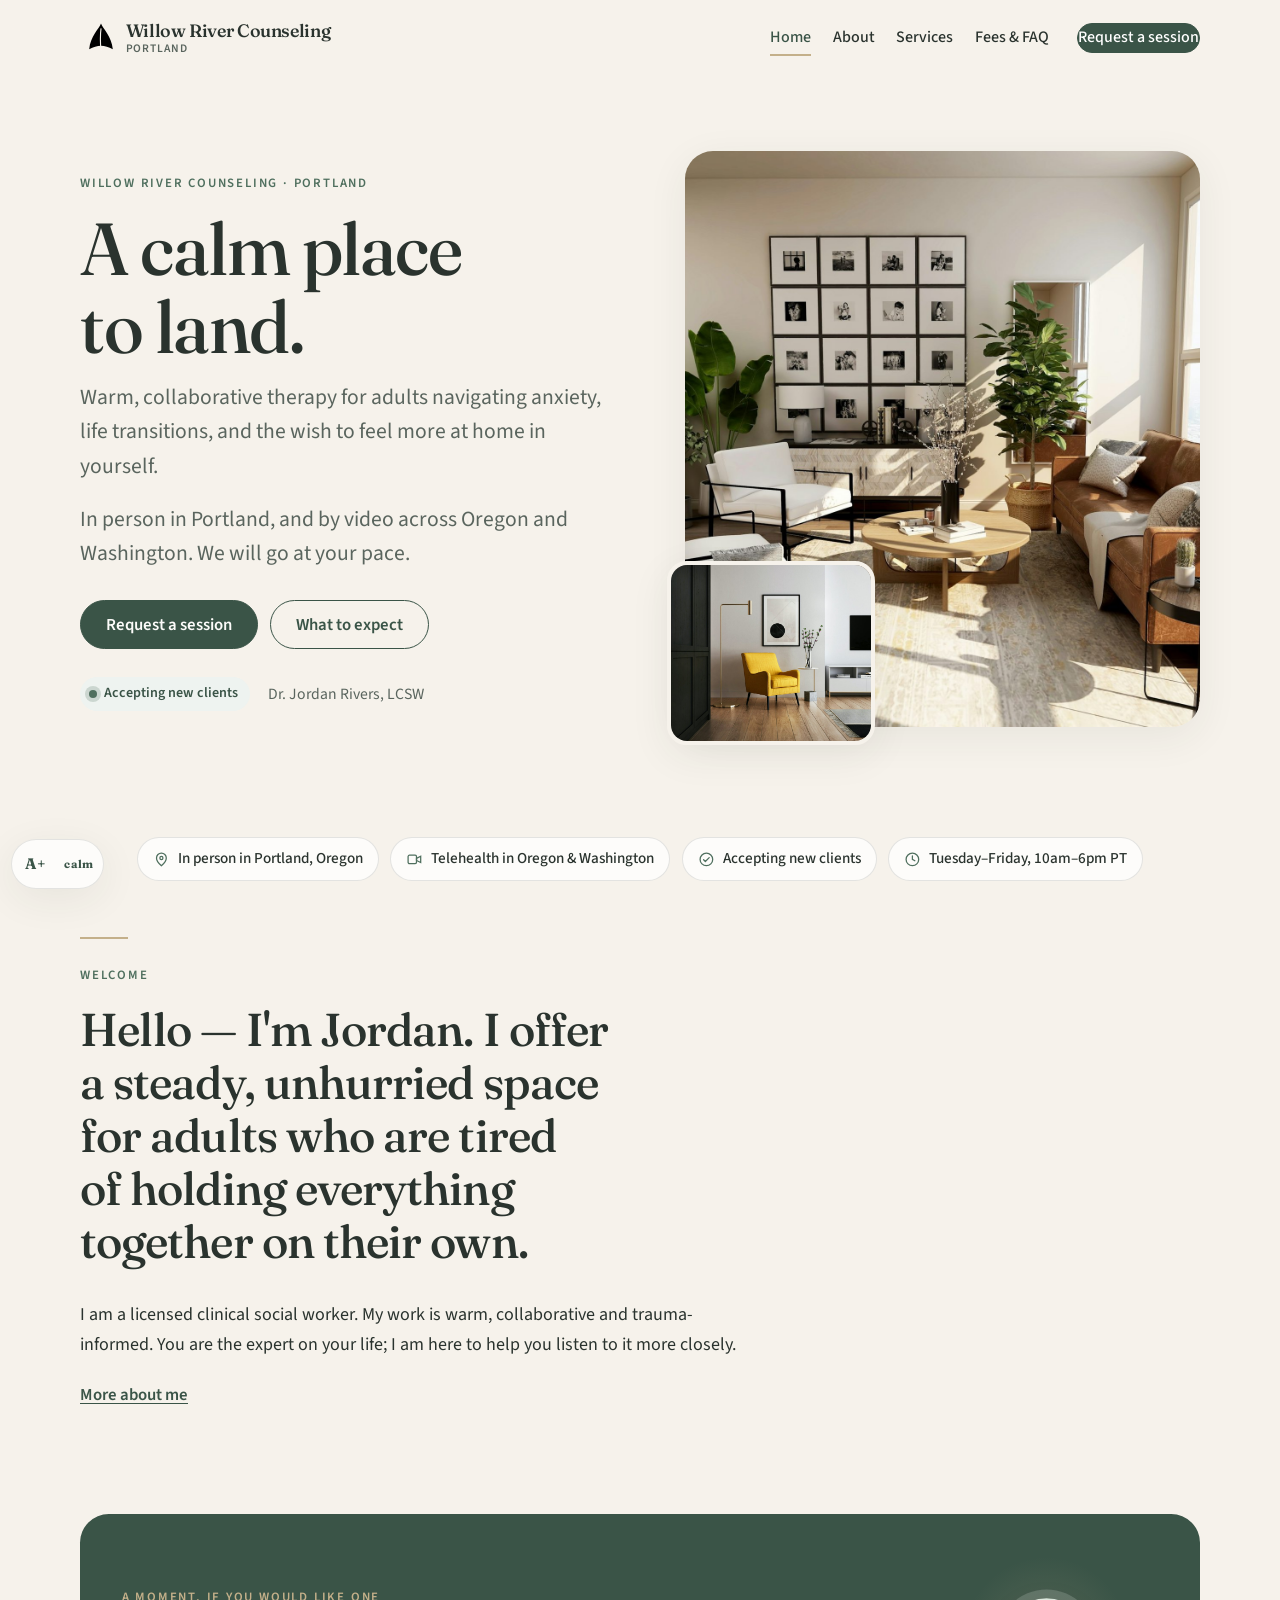
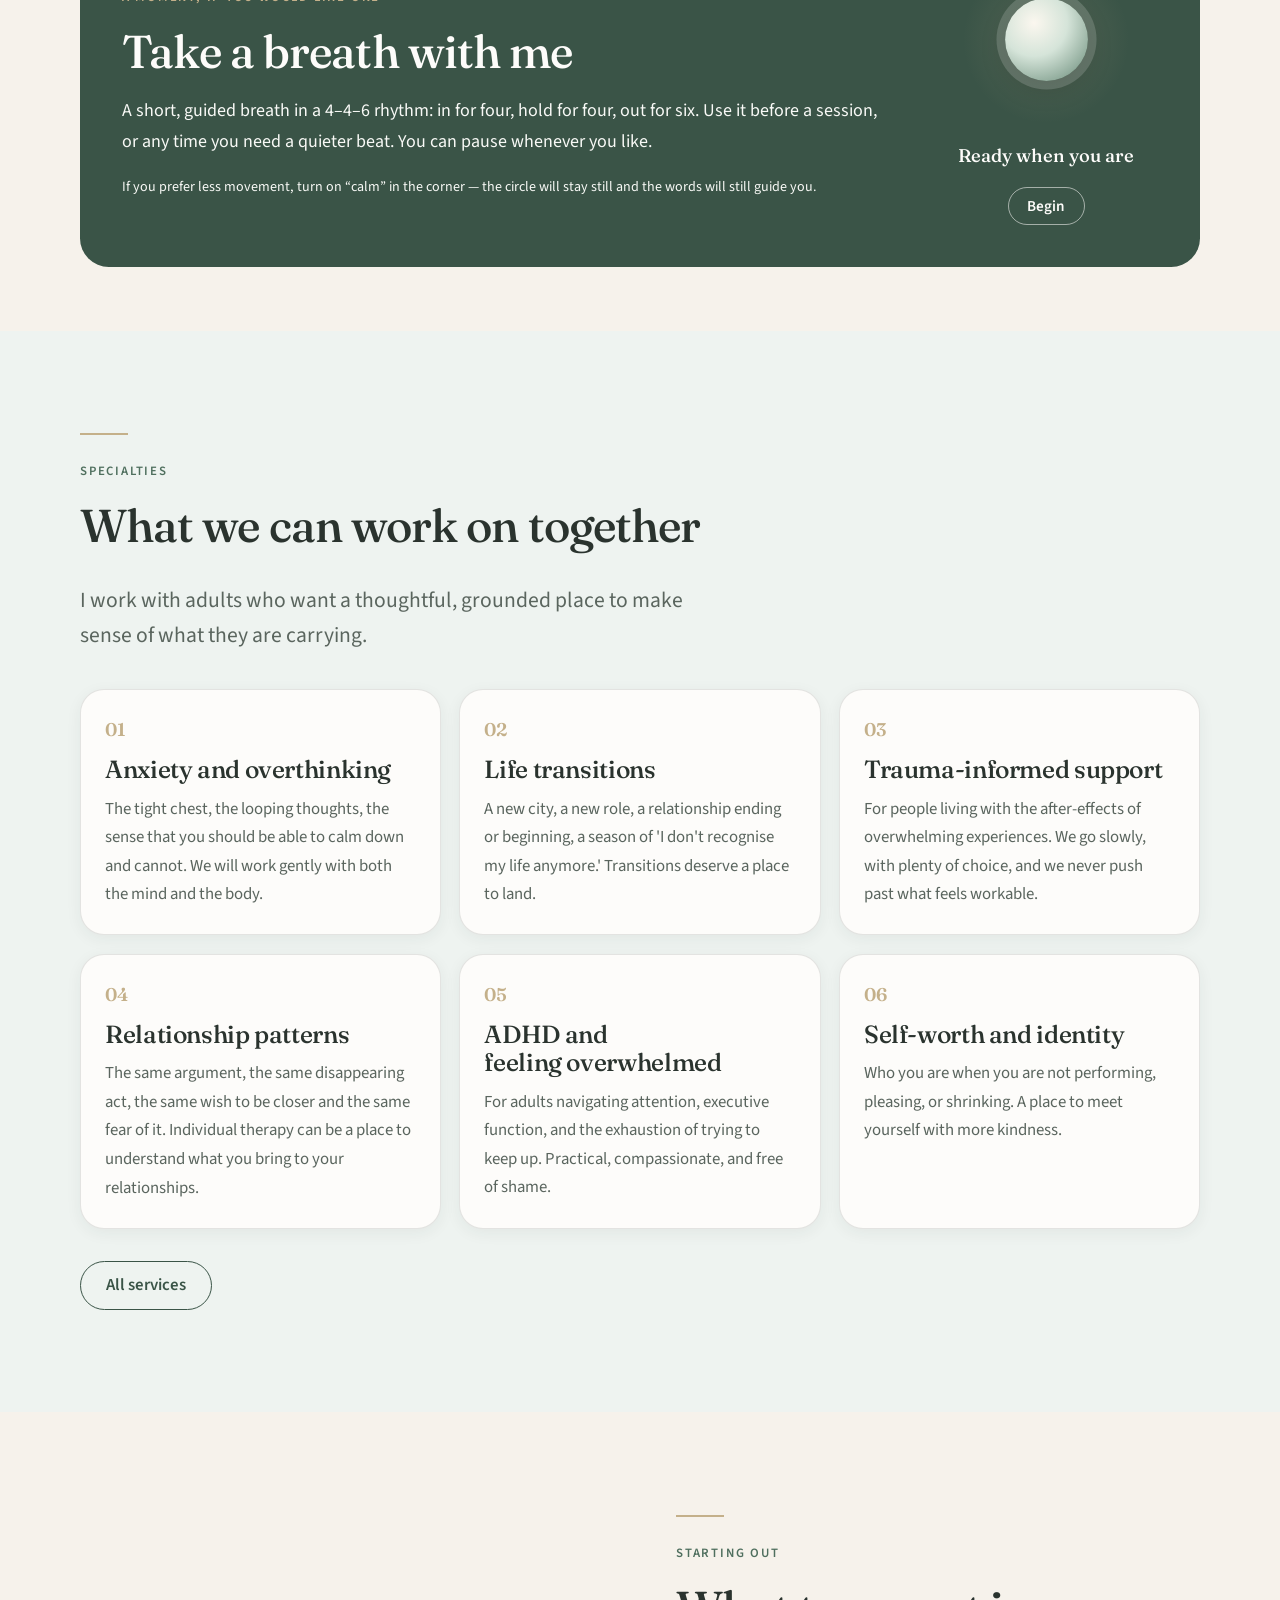
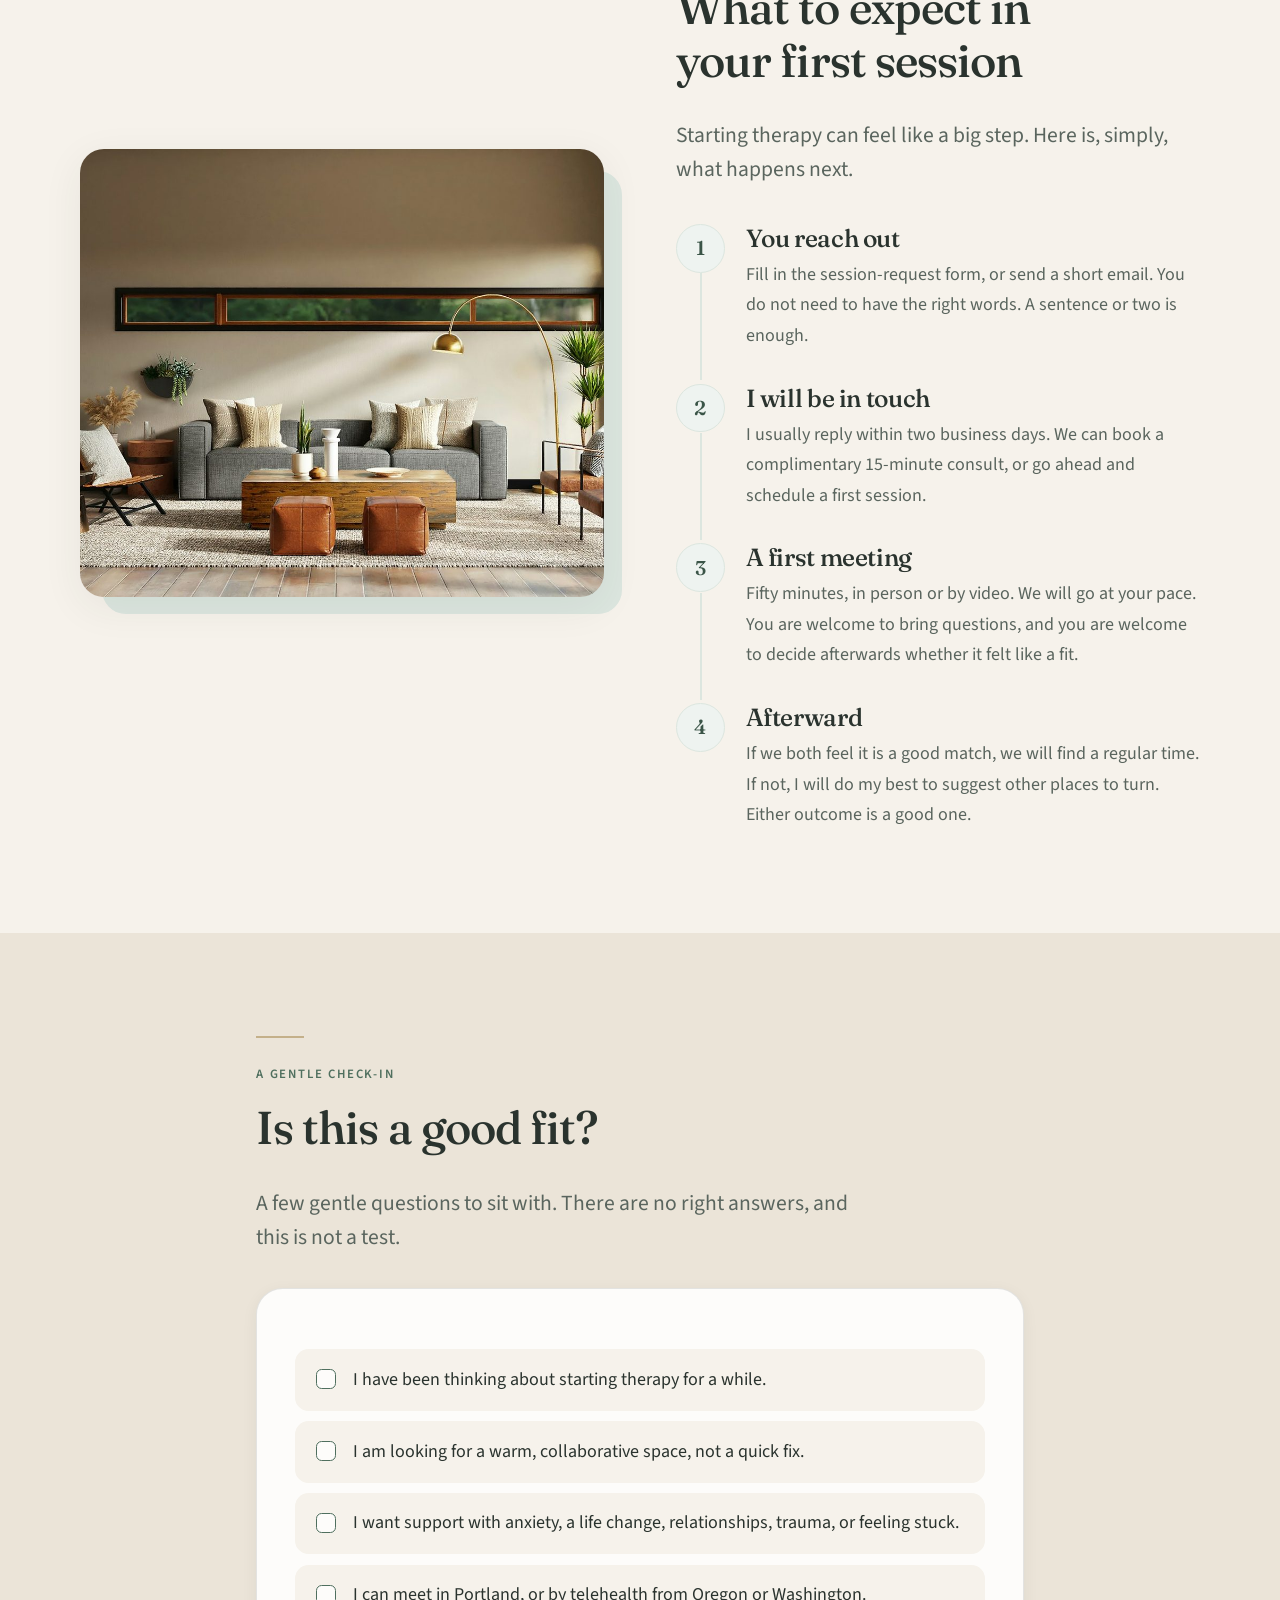
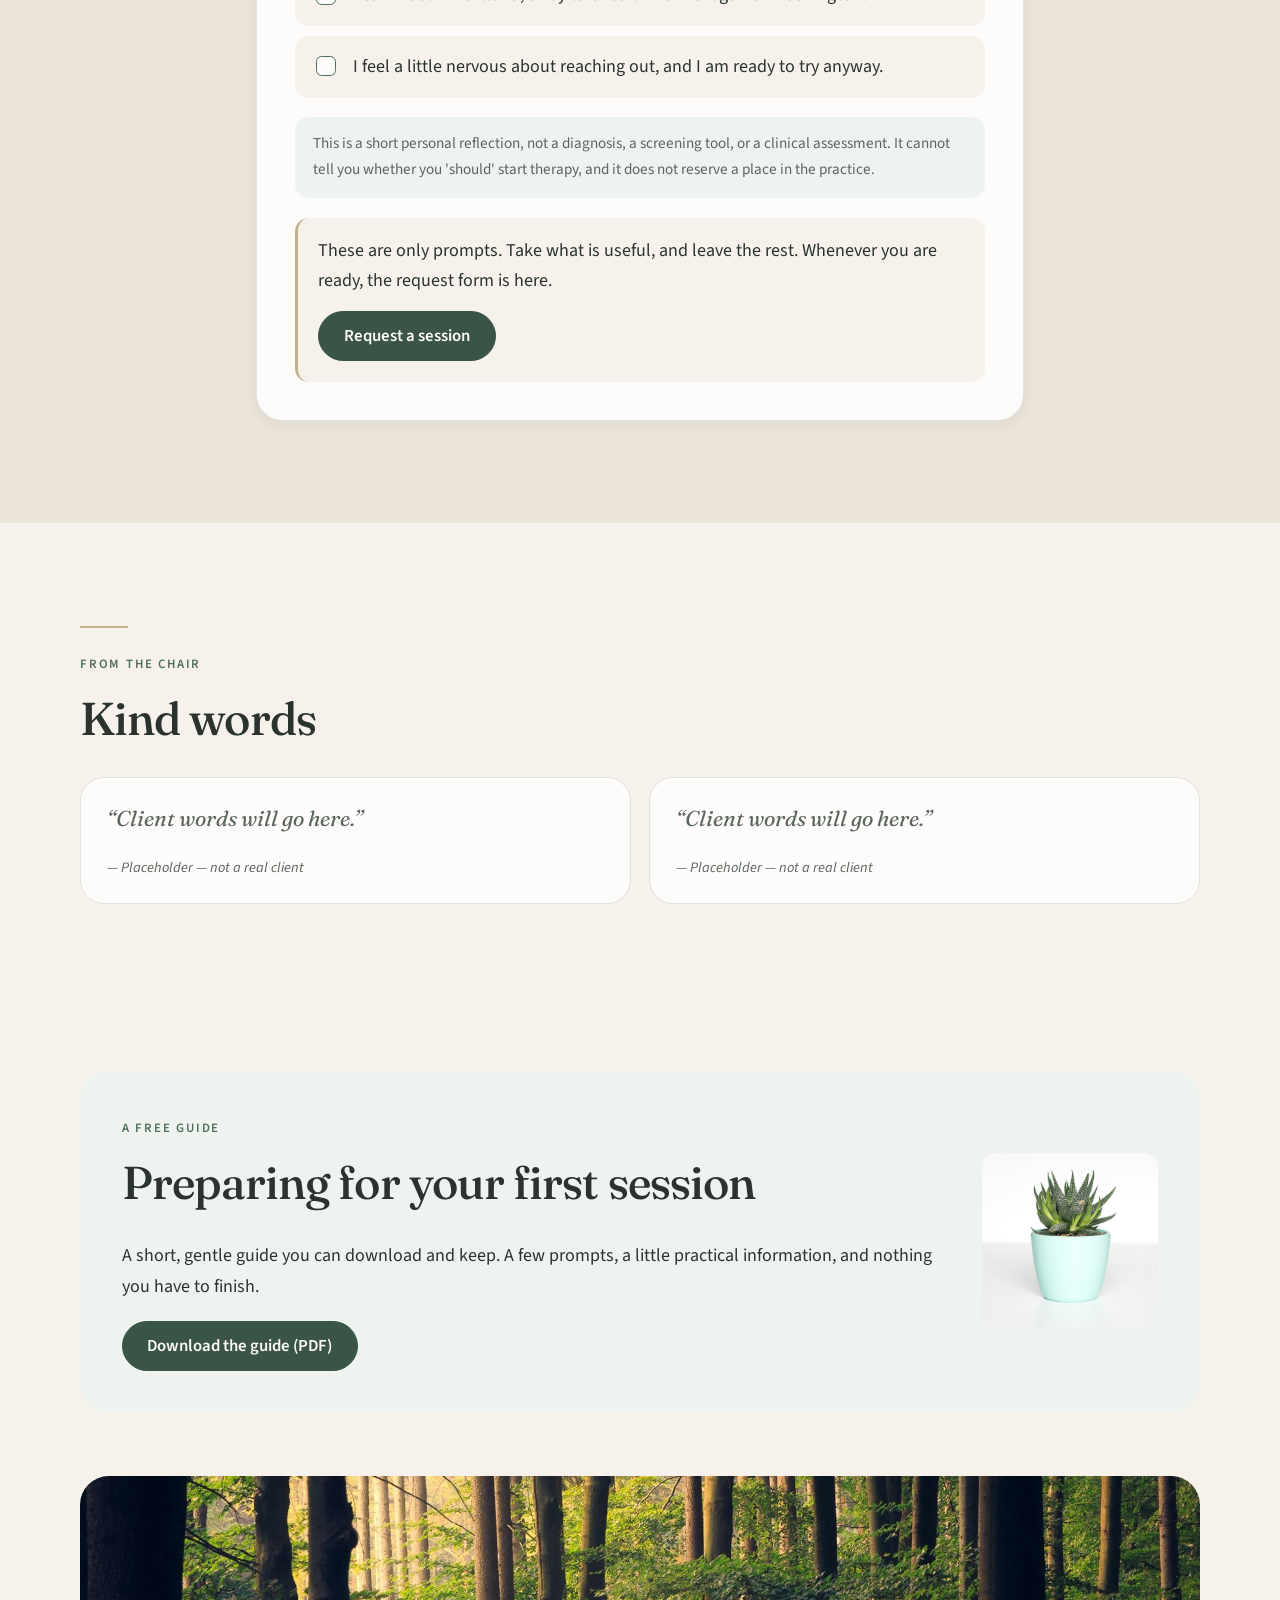
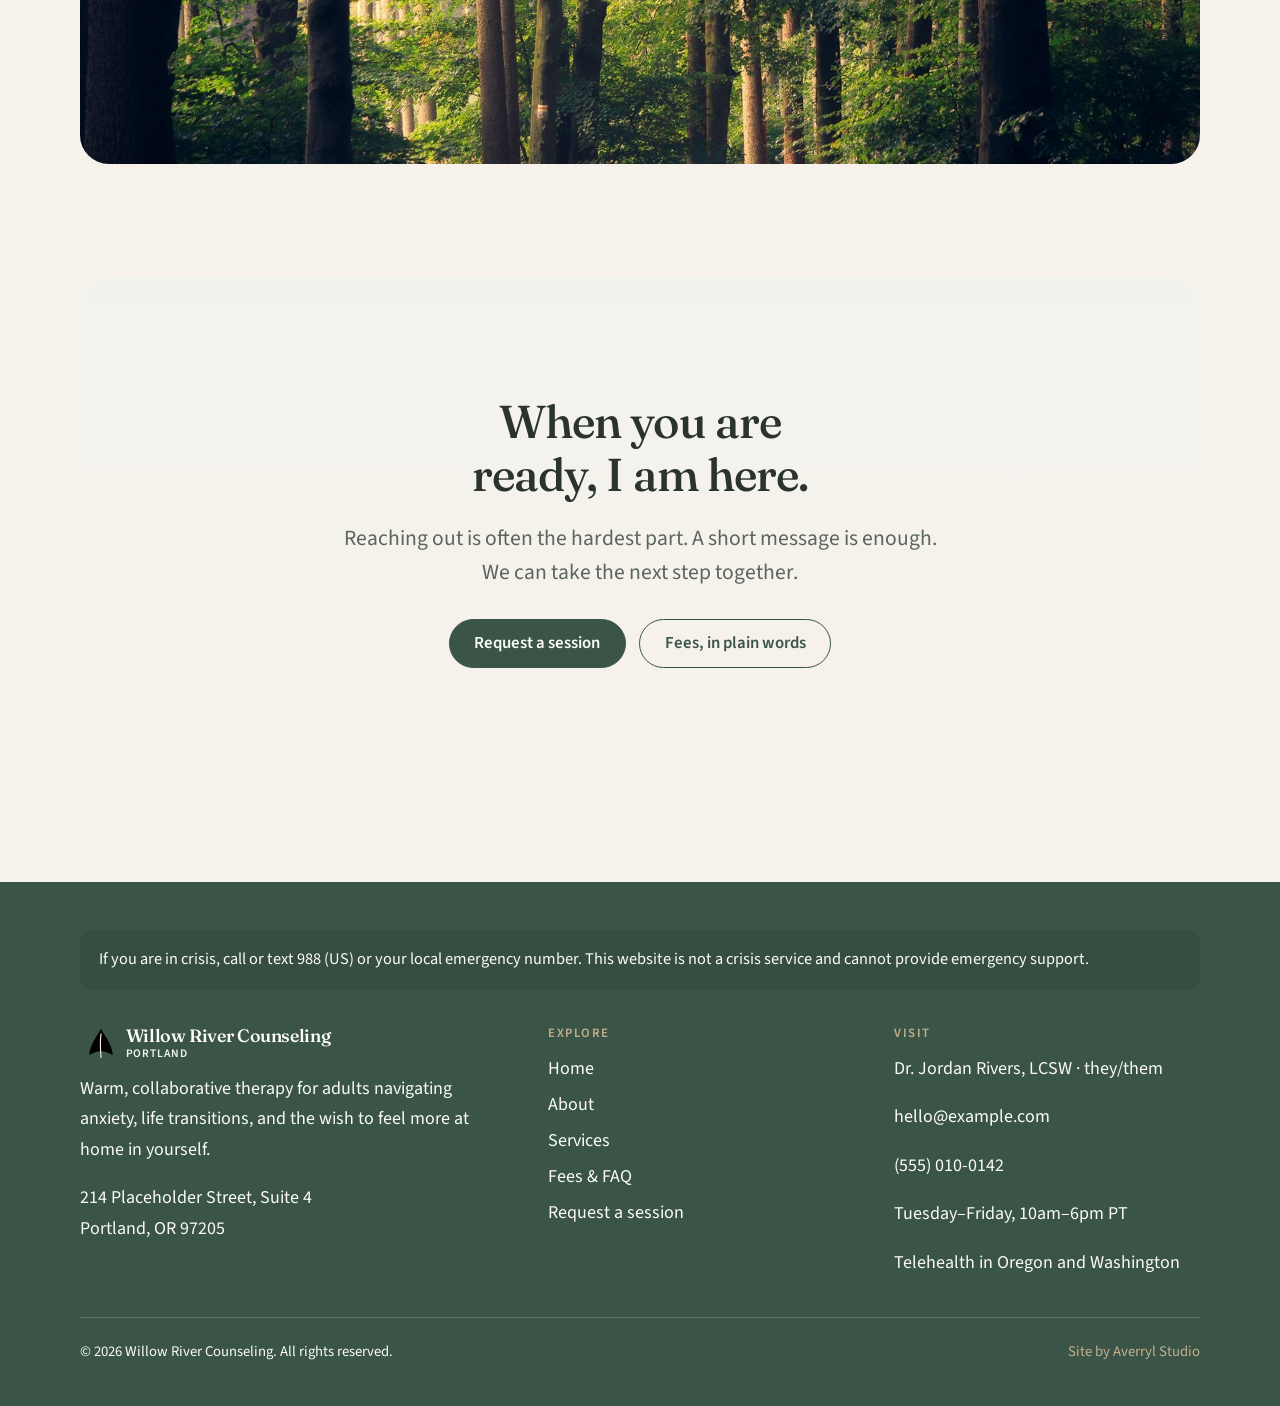
<file: index.html>
<!DOCTYPE html>
<html lang="en">
<head>
  <meta charset="utf-8">
  <meta name="viewport" content="width=device-width, initial-scale=1">
  <title>A calm place to land. · Willow River Counseling</title>
  <meta name="description" content="Warm, collaborative therapy for adults navigating anxiety, life transitions, and the wish to feel more at home in yourself. In person in Portland, and by video across Oregon and Washington.">
  <meta name="theme-color" content="#3A5447">
  <meta name="color-scheme" content="light">
  <link rel="canonical" href="https://averrylstudio.github.io/therapist-site-template/">
  <link rel="icon" href="images/favicon.svg" type="image/svg+xml">
  <link rel="apple-touch-icon" href="images/favicon.svg">
  <link rel="manifest" href="site.webmanifest">
  <meta property="og:type" content="website">
  <meta property="og:title" content="A calm place to land. · Willow River Counseling">
  <meta property="og:description" content="Warm, collaborative therapy for adults navigating anxiety, life transitions, and the wish to feel more at home in yourself. In person in Portland, and by video across Oregon and Washington.">
  <meta property="og:url" content="https://averrylstudio.github.io/therapist-site-template/">
  <meta property="og:image" content="https://averrylstudio.github.io/therapist-site-template/images/hero.jpg">
  <meta property="og:locale" content="en_US">
  <meta property="og:site_name" content="Willow River Counseling">
  <meta name="twitter:card" content="summary_large_image">
  <meta name="twitter:title" content="A calm place to land. · Willow River Counseling">
  <meta name="twitter:description" content="Warm, collaborative therapy for adults navigating anxiety, life transitions, and the wish to feel more at home in yourself. In person in Portland, and by video across Oregon and Washington.">
  <meta name="twitter:image" content="https://averrylstudio.github.io/therapist-site-template/images/hero.jpg">
  <link rel="preload" href="fonts/fraunces-normal-400.woff2" as="font" type="font/woff2" crossorigin>
  <link rel="preload" href="fonts/sourcesans3-normal-400.woff2" as="font" type="font/woff2" crossorigin>
  <link rel="preload" as="image" href="images/hero.jpg">
  <link rel="stylesheet" href="css/fonts.css">
  <link rel="stylesheet" href="css/styles.css">
  <script type="application/ld+json" id="jsonld">
  {
    "@context": "https://schema.org",
    "@type": "ProfessionalService",
    "name": "Willow River Counseling",
    "description": "Warm, collaborative therapy for adults. In person in Portland, and by telehealth across Oregon and Washington.",
    "url": "https://averrylstudio.github.io/therapist-site-template/",
    "image": "https://averrylstudio.github.io/therapist-site-template/images/hero.jpg",
    "telephone": "(555) 010-0142",
    "email": "hello@example.com",
    "priceRange": "$$",
    "areaServed": [{"@type":"State","name":"Oregon"},{"@type":"State","name":"Washington"}],
    "address": {
      "@type": "PostalAddress",
      "streetAddress": "214 Placeholder Street, Suite 4",
      "addressLocality": "Portland",
      "addressRegion": "Oregon",
      "postalCode": "97205",
      "addressCountry": "US"
    },
    "provider": {
      "@type": "Person",
      "name": "Dr. Jordan Rivers",
      "jobTitle": "Licensed Clinical Social Worker"
    }
  }
  </script>
</head>
<body data-page="home">
  <a class="skip-link" href="#main">Skip to content</a>
  <noscript><div class="noscript-banner">This site works without JavaScript. To request a session, email <a href="mailto:hello@example.com">hello@example.com</a>. If you are in crisis, call or text 988 (US) or your local emergency number.</div></noscript>
  <header class="site-header" id="site-header">
    <div class="header-inner">
      <a class="brand" href="index.html" aria-label="Willow River Counseling">
        <span class="brand-mark" aria-hidden="true"><img src="images/mark.svg" alt=""></span>
        <span class="brand-text">
          <span class="brand-name">Willow River Counseling</span>
          <span class="brand-sub">Portland</span>
        </span>
      </a>
      <nav class="nav" aria-label="Primary">
        <a href="index.html" aria-current="page">Home</a>
        <a href="about.html">About</a>
        <a href="services.html">Services</a>
        <a href="fees.html">Fees &amp; FAQ</a>
        <a class="btn btn-primary nav-cta" href="contact.html">Request a session</a>
      </nav>
    </div>
  </header>

  <main id="main">
    <div class="wrap">
      <section class="hero">
        <div class="hero-copy">
          <p class="eyebrow">Willow River Counseling · Portland</p>
          <h1 data-bind="tagline">A calm place to land.</h1>
          <p class="lede" data-bind="shortDescription">Warm, collaborative therapy for adults navigating anxiety, life transitions, and the wish to feel more at home in yourself.</p>
          <p class="lede" style="margin-top:-0.6rem" data-bind="heroSubhead">In person in Portland, and by video across Oregon and Washington. We will go at your pace.</p>
          <div class="hero-actions">
            <a class="btn btn-primary" href="contact.html">Request a session</a>
            <a class="btn btn-ghost" href="#expect">What to expect</a>
          </div>
          <div class="hero-meta">
            <span class="accepting" data-accepting>Accepting new clients</span>
            <span data-fullname>Dr. Jordan Rivers, LCSW</span>
          </div>
        </div>
        <div class="hero-media">
          <img data-photo="hero" src="images/hero.jpg" width="1800" height="1350" alt="A calm, sunlit sitting room with plants, a leather sofa and two chairs — placeholder photo.">
          <div class="hero-float">
            <img data-photo="chair" src="images/chair.jpg" width="600" height="530" alt="A mustard armchair in a quiet, modern room — placeholder photo.">
          </div>
        </div>
      </section>

      <div class="badge-row" id="badge-row" aria-label="Practice at a glance"></div>
    </div>

    <section class="section" style="padding-top:0">
      <div class="wrap">
        <div class="split-copy" style="max-width: 42rem;">
            <hr class="kicker-rule">
            <p class="eyebrow">Welcome</p>
            <h2 data-bind="aboutLead">Hello — I'm Jordan. I offer a steady, unhurried space for adults who are tired of holding everything together on their own.</h2>
            <p data-bind="bioShort">I am a licensed clinical social worker. My work is warm, collaborative and trauma-informed. You are the expert on your life; I am here to help you listen to it more closely.</p>
            <p><a class="btn btn-text" href="about.html">More about me</a></p>
          </div>
        </div>
    </section>

    <section class="section-tight" style="padding-top:0">
      <div class="wrap">
          <div class="breathe-panel is-wide" id="breathe">
            <div>
              <p class="eyebrow" style="color: #C4B08A;">A moment, if you would like one</p>
              <h2>Take a breath with me</h2>
              <p>A short, guided breath in a 4–4–6 rhythm: in for four, hold for four, out for six. Use it before a session, or any time you need a quieter beat. You can pause whenever you like.</p>
              <p class="breathe-hint">If you prefer less movement, turn on “calm” in the corner — the circle will stay still and the words will still guide you.</p>
            </div>
            <div class="breathe-widget" id="breathe-widget">
              <div class="breathe-circle-wrap">
                <div class="breathe-halo" aria-hidden="true"></div>
                <div class="breathe-circle" id="breathe-circle" aria-hidden="true"></div>
              </div>
              <div class="breathe-phase" id="breathe-phase" aria-live="polite">Ready when you are</div>
              <div class="breathe-controls">
                <button type="button" class="btn" id="breathe-toggle" aria-pressed="false">Begin</button>
              </div>
            </div>
          </div>
      </div>
    </section>

    <section class="section" style="background: var(--sage-mist);">
      <div class="wrap">
        <hr class="kicker-rule">
        <p class="eyebrow">Specialties</p>
        <h2>What we can work on together</h2>
        <p class="lede" data-bind="specialtiesIntro">I work with adults who want a thoughtful, grounded place to make sense of what they are carrying.</p>
        <div class="card-grid cols-3" id="specialty-list"></div>
        <p style="margin-top:2rem"><a class="btn btn-ghost" href="services.html">All services</a></p>
      </div>
    </section>

    <section class="section" id="expect">
      <div class="wrap split">
        <div class="split-media">
          <div class="frame-bg" aria-hidden="true"></div>
          <img data-photo="office" src="images/office.jpg" width="1600" height="843" alt="A bright living room with a grey sofa, wood floors and large plants — placeholder photo.">
        </div>
        <div>
          <hr class="kicker-rule">
          <p class="eyebrow">Starting out</p>
          <h2>What to expect in your first session</h2>
          <p class="lede" data-bind="firstSessionIntro">Starting therapy can feel like a big step. Here is, simply, what happens next.</p>
          <ol class="timeline" id="timeline-list"></ol>
        </div>
      </div>
    </section>

    <section class="section" id="fit" style="background: var(--cream-dark);">
      <div class="wrap" style="max-width: 48rem;">
        <hr class="kicker-rule">
        <p class="eyebrow">A gentle check-in</p>
        <h2 data-bind="fitTitle">Is this a good fit?</h2>
        <p class="lede" data-bind="fitIntro">A few gentle questions to sit with. There are no right answers, and this is not a test.</p>
        <div class="fit-box" style="margin-top: 2rem;">
          <ul class="fit-list" id="fit-list"></ul>
          <p class="fit-disclaimer" data-bind="fitDisclaimer">This is a short personal reflection, not a diagnosis, a screening tool, or a clinical assessment. It cannot tell you whether you “should” start therapy, and it does not reserve a place in the practice.</p>
          <div class="fit-result" id="fit-result">
            <p id="fit-result-text"></p>
            <a class="btn btn-primary" href="contact.html">Request a session</a>
          </div>
        </div>
      </div>
    </section>

    <section class="section" id="testimonials">
      <div class="wrap">
        <hr class="kicker-rule">
        <p class="eyebrow">From the chair</p>
        <h2 data-bind="testimonials.heading">Kind words</h2>
        <div class="quote-grid" id="quote-grid"></div>
      </div>
    </section>

    <section class="section-tight" id="resource">
      <div class="wrap">
        <div class="resource-card">
          <div>
            <p class="eyebrow">A free guide</p>
            <h2 data-bind="resource.title">Preparing for your first session</h2>
            <p data-bind="resource.description">A short, gentle guide you can download and keep. A few prompts, a little practical information, and nothing you have to finish.</p>
            <p style="margin-top:1.2rem"><a class="btn btn-primary" id="resource-link" href="assets/preparing-for-your-first-session.pdf">Download the guide (PDF)</a></p>
          </div>
          <img data-photo="plants" src="images/plants.jpg" width="1400" height="932" alt="A small succulent in a mint-green pot — placeholder photo.">
        </div>
      </div>
    </section>

    <div class="wrap" style="padding-bottom: 3rem;">
      <figure class="nature-band" style="width:100%">
        <img data-photo="nature" src="images/nature.jpg" width="1800" height="1198" alt="A sunlit path through tall evergreen trees — placeholder photo.">
      </figure>
    </div>

    <section class="section-tight">
      <div class="wrap closing-bg closing">
        <div class="wrap-narrow" style="padding: clamp(2rem, 4.5vw, 3.4rem) 1.5rem;">
          <h2 data-bind="closingTitle">When you are ready, I am here.</h2>
          <p class="lede" data-bind="closingText">Reaching out is often the hardest part. A short message is enough. We can take the next step together.</p>
          <div class="cta-actions" style="justify-content:center">
            <a class="btn btn-primary" href="contact.html">Request a session</a>
            <a class="btn btn-ghost" href="fees.html">Fees, in plain words</a>
          </div>
        </div>
      </div>
    </section>
  </main>
  <footer class="site-footer" id="site-footer">
    <div class="wrap">
      <div class="footer-crisis" role="note">If you are in crisis, call or text 988 (US) or your local emergency number. This website is not a crisis service and cannot provide emergency support.</div>
      <p class="averryl-credit"><a href="https://averryl.com" rel="noopener noreferrer">Site by Averryl Studio</a></p>
    </div>
  </footer>
  <script src="site.config.js"></script>
  <script src="js/app.js"></script>
</body>
</html>
</file>
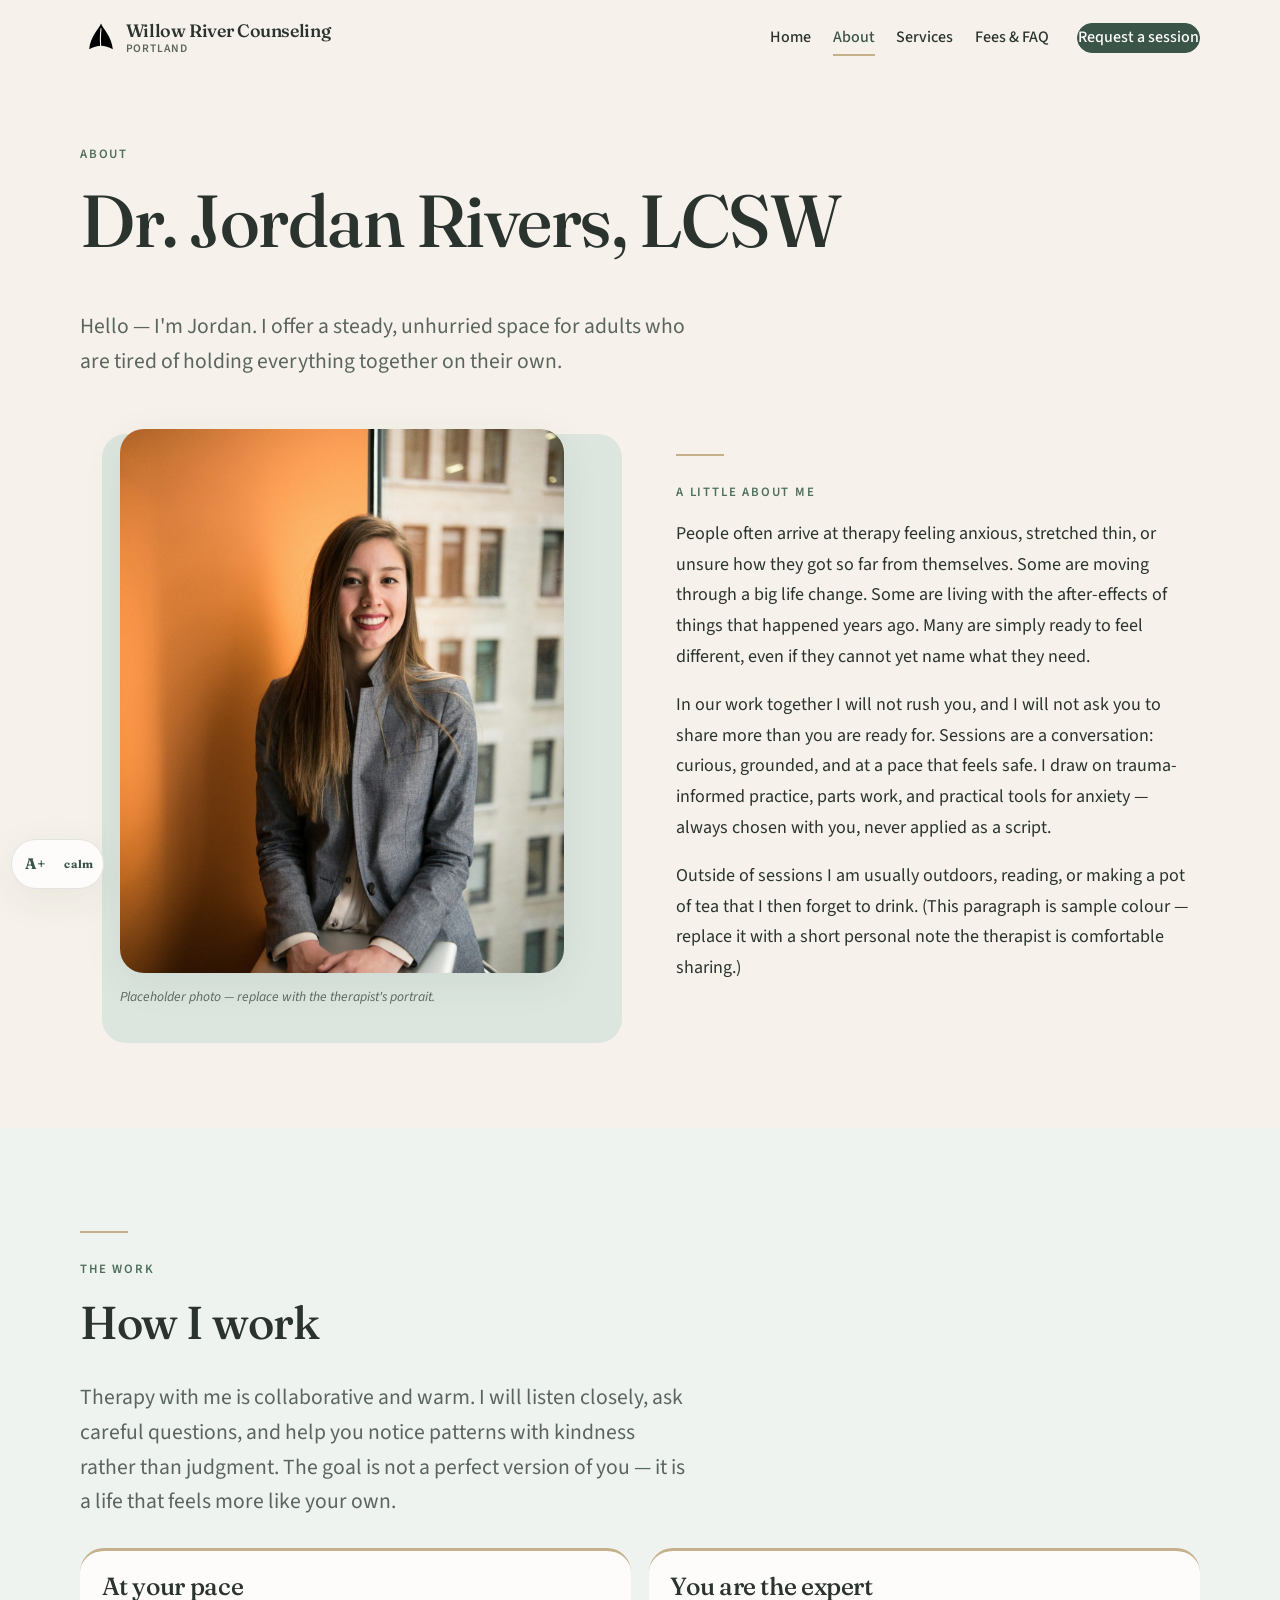
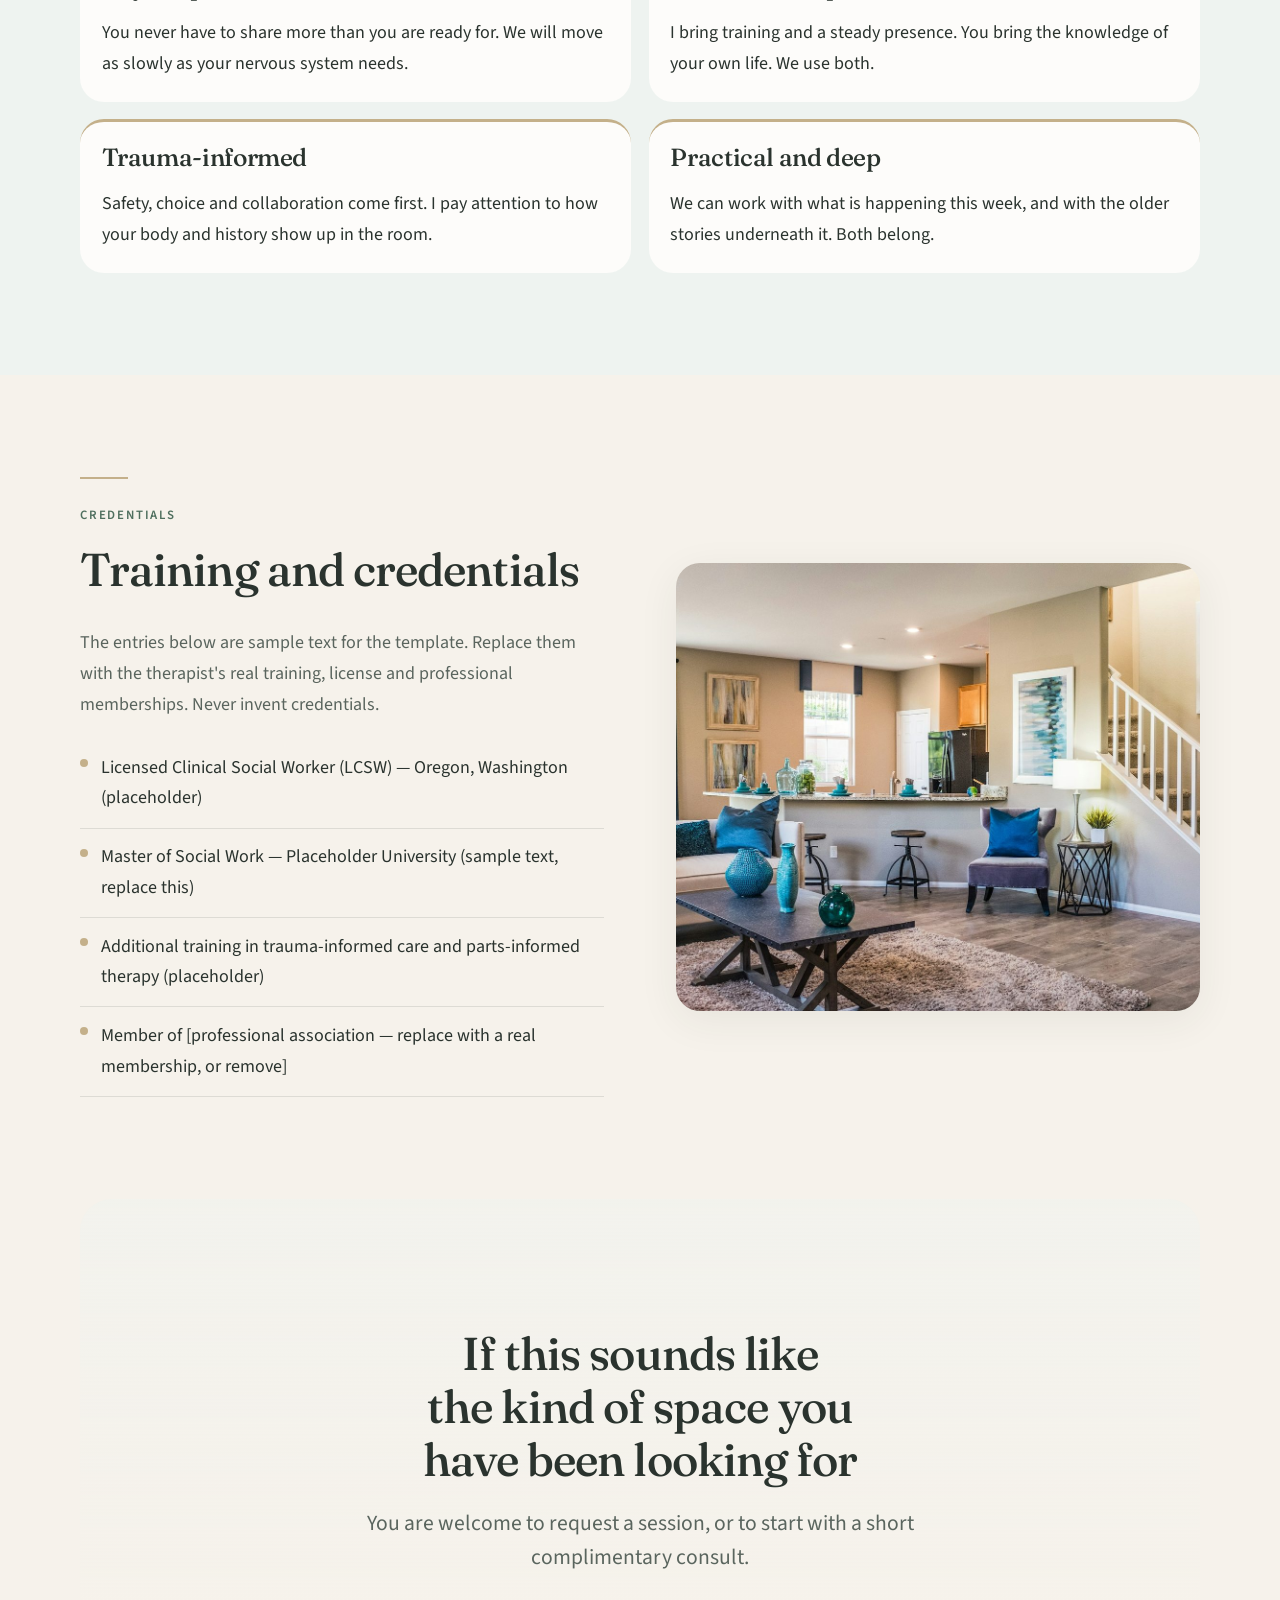
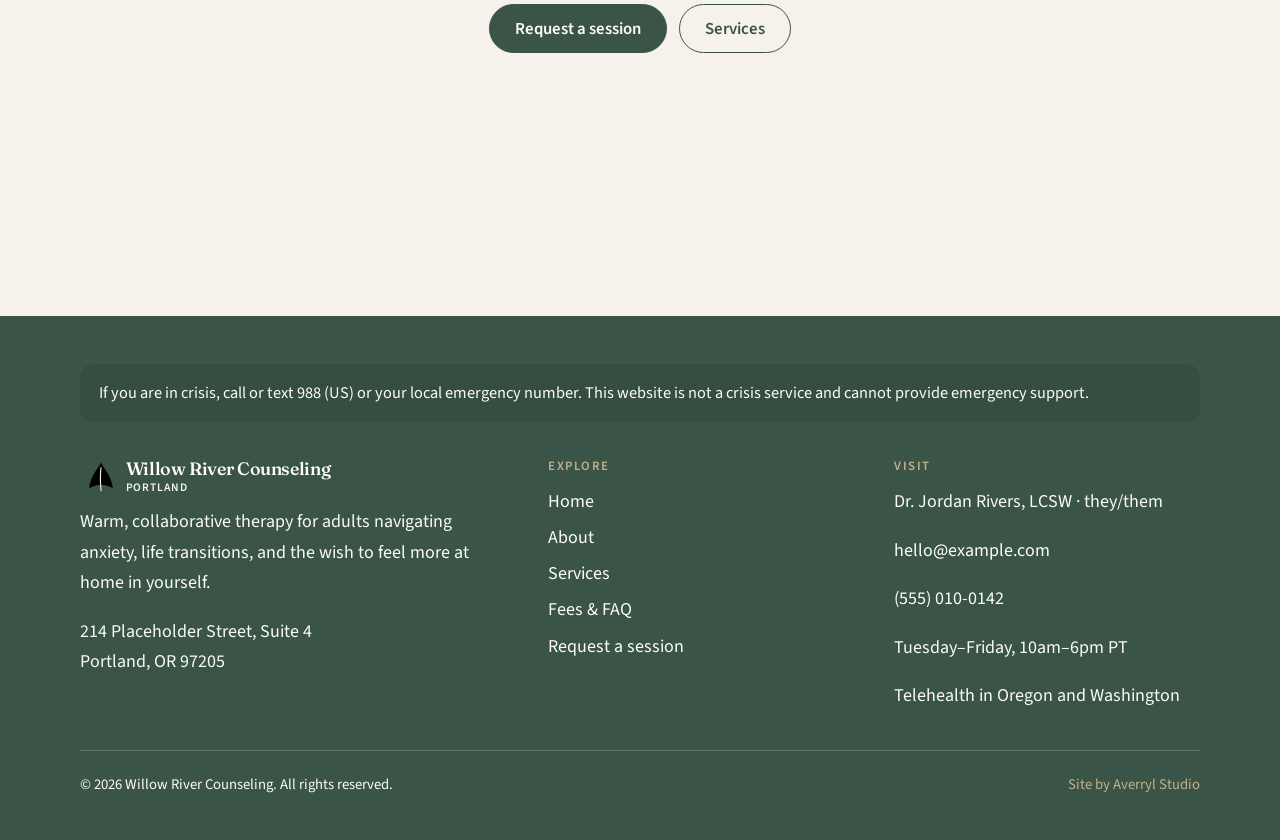
<file: about.html>
<!DOCTYPE html>
<html lang="en">
<head>
  <meta charset="utf-8">
  <meta name="viewport" content="width=device-width, initial-scale=1">
  <title>About Dr. Jordan Rivers, LCSW · Willow River Counseling</title>
  <meta name="description" content="Warm, collaborative therapy for adults navigating anxiety, life transitions, and the wish to feel more at home in yourself. In person in Portland, and by video across Oregon and Washington.">
  <meta name="theme-color" content="#3A5447">
  <meta name="color-scheme" content="light">
  <link rel="canonical" href="https://averrylstudio.github.io/therapist-site-template/about.html">
  <link rel="icon" href="images/favicon.svg" type="image/svg+xml">
  <link rel="apple-touch-icon" href="images/favicon.svg">
  <link rel="manifest" href="site.webmanifest">
  <meta property="og:type" content="website">
  <meta property="og:title" content="About Dr. Jordan Rivers, LCSW · Willow River Counseling">
  <meta property="og:description" content="Warm, collaborative therapy for adults navigating anxiety, life transitions, and the wish to feel more at home in yourself. In person in Portland, and by video across Oregon and Washington.">
  <meta property="og:url" content="https://averrylstudio.github.io/therapist-site-template/about.html">
  <meta property="og:image" content="https://averrylstudio.github.io/therapist-site-template/images/hero.jpg">
  <meta property="og:locale" content="en_US">
  <meta property="og:site_name" content="Willow River Counseling">
  <meta name="twitter:card" content="summary_large_image">
  <meta name="twitter:title" content="About Dr. Jordan Rivers, LCSW · Willow River Counseling">
  <meta name="twitter:description" content="Warm, collaborative therapy for adults navigating anxiety, life transitions, and the wish to feel more at home in yourself. In person in Portland, and by video across Oregon and Washington.">
  <meta name="twitter:image" content="https://averrylstudio.github.io/therapist-site-template/images/hero.jpg">
  <link rel="preload" href="fonts/fraunces-normal-400.woff2" as="font" type="font/woff2" crossorigin>
  <link rel="preload" href="fonts/sourcesans3-normal-400.woff2" as="font" type="font/woff2" crossorigin>
  
  <link rel="stylesheet" href="css/fonts.css">
  <link rel="stylesheet" href="css/styles.css">
  <script type="application/ld+json" id="jsonld">
  {
    "@context": "https://schema.org",
    "@type": "ProfessionalService",
    "name": "Willow River Counseling",
    "description": "Warm, collaborative therapy for adults. In person in Portland, and by telehealth across Oregon and Washington.",
    "url": "https://averrylstudio.github.io/therapist-site-template/",
    "image": "https://averrylstudio.github.io/therapist-site-template/images/hero.jpg",
    "telephone": "(555) 010-0142",
    "email": "hello@example.com",
    "priceRange": "$$",
    "areaServed": [{"@type":"State","name":"Oregon"},{"@type":"State","name":"Washington"}],
    "address": {
      "@type": "PostalAddress",
      "streetAddress": "214 Placeholder Street, Suite 4",
      "addressLocality": "Portland",
      "addressRegion": "Oregon",
      "postalCode": "97205",
      "addressCountry": "US"
    },
    "provider": {
      "@type": "Person",
      "name": "Dr. Jordan Rivers",
      "jobTitle": "Licensed Clinical Social Worker"
    }
  }
  </script>
</head>
<body data-page="about">
  <a class="skip-link" href="#main">Skip to content</a>
  <noscript><div class="noscript-banner">This site works without JavaScript. To request a session, email <a href="mailto:hello@example.com">hello@example.com</a>. If you are in crisis, call or text 988 (US) or your local emergency number.</div></noscript>
  <header class="site-header" id="site-header">
    <div class="header-inner">
      <a class="brand" href="index.html" aria-label="Willow River Counseling">
        <span class="brand-mark" aria-hidden="true"><img src="images/mark.svg" alt=""></span>
        <span class="brand-text">
          <span class="brand-name">Willow River Counseling</span>
          <span class="brand-sub">Portland</span>
        </span>
      </a>
      <nav class="nav" aria-label="Primary">
        <a href="index.html">Home</a>
        <a href="about.html" aria-current="page">About</a>
        <a href="services.html">Services</a>
        <a href="fees.html">Fees &amp; FAQ</a>
        <a class="btn btn-primary nav-cta" href="contact.html">Request a session</a>
      </nav>
    </div>
  </header>

  <main id="main">
    <div class="wrap page-hero">
      <p class="eyebrow">About</p>
      <h1><span data-fullname>Dr. Jordan Rivers, LCSW</span></h1>
      <p class="lede" data-bind="aboutLead">Hello — I'm Jordan. I offer a steady, unhurried space for adults who are tired of holding everything together on their own.</p>
    </div>

    <section class="section" style="padding-top:0">
      <div class="wrap split">
        <div class="split-media portrait">
          <div class="frame-bg" aria-hidden="true"></div>
          <figure data-photo="portrait">
            <img src="images/portrait.jpg" width="1200" height="1798" alt="Placeholder portrait (stock photo). Replace with the therapist's own photograph.">
            <figcaption class="photo-caption">Placeholder photo — replace with the therapist's portrait.</figcaption>
          </figure>
        </div>
        <div>
          <hr class="kicker-rule">
          <p class="eyebrow">A little about me</p>
          <div id="bio-long"></div>
        </div>
      </div>
    </section>

    <section class="section" style="background: var(--sage-mist);">
      <div class="wrap">
        <hr class="kicker-rule">
        <p class="eyebrow">The work</p>
        <h2 data-bind="approachTitle">How I work</h2>
        <p class="lede" data-bind="approach">Therapy with me is collaborative and warm. I will listen closely, ask careful questions, and help you notice patterns with kindness rather than judgment. The goal is not a perfect version of you — it is a life that feels more like your own.</p>
        <div class="value-list" id="value-list"></div>
      </div>
    </section>

    <section class="section">
      <div class="wrap split">
        <div>
          <hr class="kicker-rule">
          <p class="eyebrow">Credentials</p>
          <h2 data-bind="trainingTitle">Training and credentials</h2>
          <p class="muted" data-bind="trainingNote">The entries below are sample text for the template. Replace them with the therapist's real training, license and professional memberships. Never invent credentials.</p>
          <ul class="training" id="training-list"></ul>
        </div>
        <div class="split-media">
          <img data-photo="window" src="images/window.jpg" width="1400" height="933" alt="A softly lit open-plan room with a sofa and staircase — placeholder photo.">
        </div>
      </div>
    </section>

    <section class="section" style="padding-top:0">
      <div class="wrap closing-bg closing">
        <div class="wrap-narrow" style="padding: clamp(2.5rem, 6vw, 4rem) 1.5rem;">
          <h2>If this sounds like the kind of space you have been looking for</h2>
          <p class="lede">You are welcome to request a session, or to start with a short complimentary consult.</p>
          <div class="cta-actions" style="justify-content:center">
            <a class="btn btn-primary" href="contact.html">Request a session</a>
            <a class="btn btn-ghost" href="services.html">Services</a>
          </div>
        </div>
      </div>
    </section>
  </main>
  <footer class="site-footer" id="site-footer">
    <div class="wrap">
      <div class="footer-crisis" role="note">If you are in crisis, call or text 988 (US) or your local emergency number. This website is not a crisis service and cannot provide emergency support.</div>
      <p class="averryl-credit"><a href="https://averryl.com" rel="noopener noreferrer">Site by Averryl Studio</a></p>
    </div>
  </footer>
  <script src="site.config.js"></script>
  <script src="js/app.js"></script>
</body>
</html>
</file>
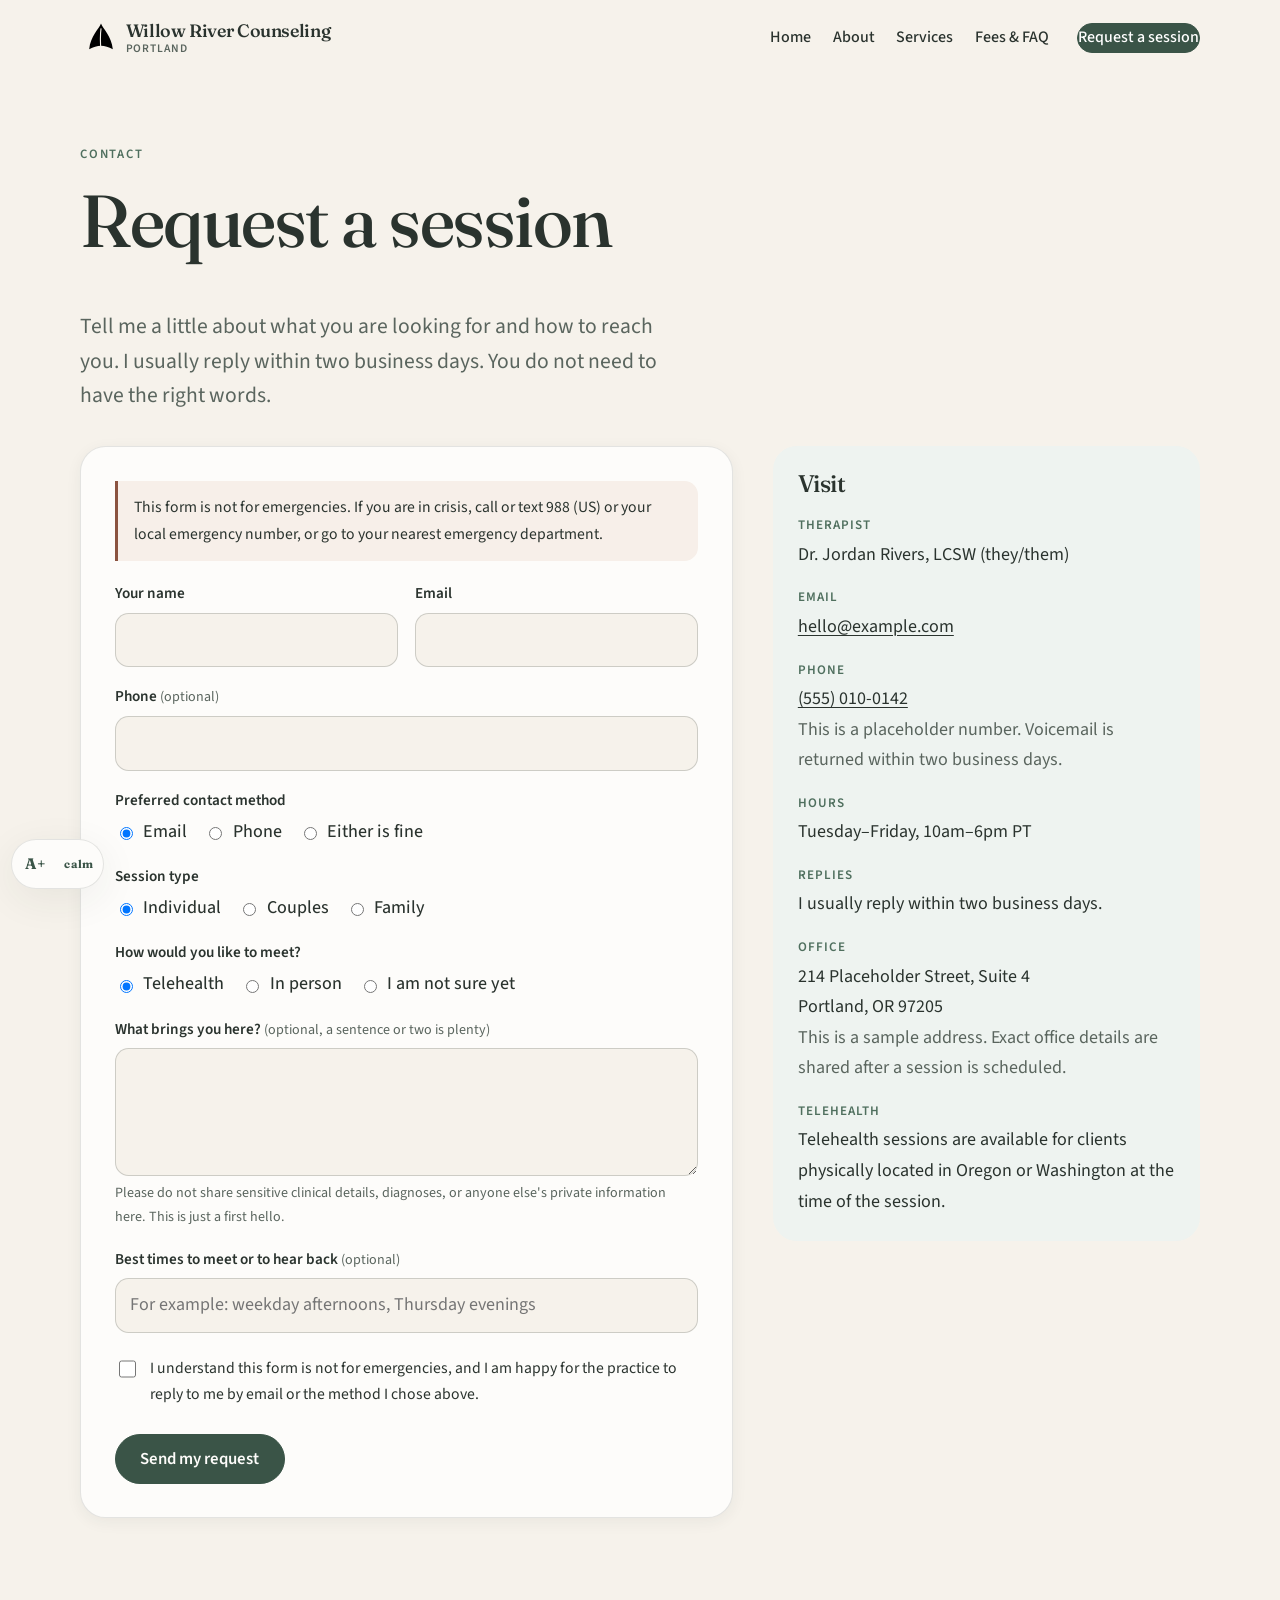
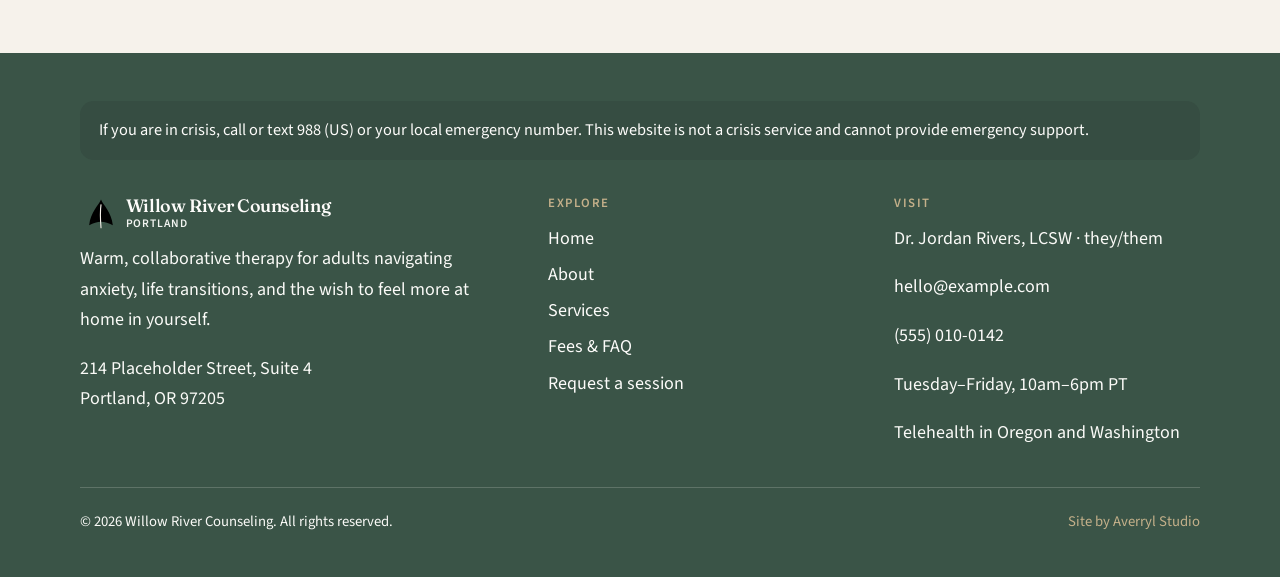
<file: contact.html>
<!DOCTYPE html>
<html lang="en">
<head>
  <meta charset="utf-8">
  <meta name="viewport" content="width=device-width, initial-scale=1">
  <title>Request a session · Willow River Counseling</title>
  <meta name="description" content="Warm, collaborative therapy for adults navigating anxiety, life transitions, and the wish to feel more at home in yourself. In person in Portland, and by video across Oregon and Washington.">
  <meta name="theme-color" content="#3A5447">
  <meta name="color-scheme" content="light">
  <link rel="canonical" href="https://averrylstudio.github.io/therapist-site-template/contact.html">
  <link rel="icon" href="images/favicon.svg" type="image/svg+xml">
  <link rel="apple-touch-icon" href="images/favicon.svg">
  <link rel="manifest" href="site.webmanifest">
  <meta property="og:type" content="website">
  <meta property="og:title" content="Request a session · Willow River Counseling">
  <meta property="og:description" content="Warm, collaborative therapy for adults navigating anxiety, life transitions, and the wish to feel more at home in yourself. In person in Portland, and by video across Oregon and Washington.">
  <meta property="og:url" content="https://averrylstudio.github.io/therapist-site-template/contact.html">
  <meta property="og:image" content="https://averrylstudio.github.io/therapist-site-template/images/hero.jpg">
  <meta property="og:locale" content="en_US">
  <meta property="og:site_name" content="Willow River Counseling">
  <meta name="twitter:card" content="summary_large_image">
  <meta name="twitter:title" content="Request a session · Willow River Counseling">
  <meta name="twitter:description" content="Warm, collaborative therapy for adults navigating anxiety, life transitions, and the wish to feel more at home in yourself. In person in Portland, and by video across Oregon and Washington.">
  <meta name="twitter:image" content="https://averrylstudio.github.io/therapist-site-template/images/hero.jpg">
  <link rel="preload" href="fonts/fraunces-normal-400.woff2" as="font" type="font/woff2" crossorigin>
  <link rel="preload" href="fonts/sourcesans3-normal-400.woff2" as="font" type="font/woff2" crossorigin>
  
  <link rel="stylesheet" href="css/fonts.css">
  <link rel="stylesheet" href="css/styles.css">
  <script type="application/ld+json" id="jsonld">
  {
    "@context": "https://schema.org",
    "@type": "ProfessionalService",
    "name": "Willow River Counseling",
    "description": "Warm, collaborative therapy for adults. In person in Portland, and by telehealth across Oregon and Washington.",
    "url": "https://averrylstudio.github.io/therapist-site-template/",
    "image": "https://averrylstudio.github.io/therapist-site-template/images/hero.jpg",
    "telephone": "(555) 010-0142",
    "email": "hello@example.com",
    "priceRange": "$$",
    "areaServed": [{"@type":"State","name":"Oregon"},{"@type":"State","name":"Washington"}],
    "address": {
      "@type": "PostalAddress",
      "streetAddress": "214 Placeholder Street, Suite 4",
      "addressLocality": "Portland",
      "addressRegion": "Oregon",
      "postalCode": "97205",
      "addressCountry": "US"
    },
    "provider": {
      "@type": "Person",
      "name": "Dr. Jordan Rivers",
      "jobTitle": "Licensed Clinical Social Worker"
    }
  }
  </script>
</head>
<body data-page="contact">
  <a class="skip-link" href="#main">Skip to content</a>
  <noscript><div class="noscript-banner">This site works without JavaScript. To request a session, email <a href="mailto:hello@example.com">hello@example.com</a>. If you are in crisis, call or text 988 (US) or your local emergency number.</div></noscript>
  <header class="site-header" id="site-header">
    <div class="header-inner">
      <a class="brand" href="index.html" aria-label="Willow River Counseling">
        <span class="brand-mark" aria-hidden="true"><img src="images/mark.svg" alt=""></span>
        <span class="brand-text">
          <span class="brand-name">Willow River Counseling</span>
          <span class="brand-sub">Portland</span>
        </span>
      </a>
      <nav class="nav" aria-label="Primary">
        <a href="index.html">Home</a>
        <a href="about.html">About</a>
        <a href="services.html">Services</a>
        <a href="fees.html">Fees &amp; FAQ</a>
        <a class="btn btn-primary nav-cta" href="contact.html" aria-current="page">Request a session</a>
      </nav>
    </div>
  </header>

  <main id="main">
    <div class="wrap page-hero">
      <p class="eyebrow">Contact</p>
      <h1>Request a session</h1>
      <p class="lede">Tell me a little about what you are looking for and how to reach you. I usually reply within two business days. You do not need to have the right words.</p>
    </div>

    <section class="section" style="padding-top:0">
      <div class="wrap form-layout">
        <div class="form-card">
          <div class="emergency-note" id="emergency-note" role="note">This form is not for emergencies. If you are in crisis, call or text 988 (US) or your local emergency number, or go to your nearest emergency department.</div>

          <form id="session-form" action="https://formsubmit.co/hello@example.com" method="POST">
            <input type="hidden" name="_next" value="https://averrylstudio.github.io/therapist-site-template/thank-you.html">
            <input type="hidden" name="_subject" value="New session request — Willow River Counseling">
            <input type="hidden" name="_template" value="table">
            <input type="hidden" name="_captcha" value="false">
            <input type="text" name="_honey" class="honeypot" tabindex="-1" autocomplete="off" aria-hidden="true">

            <div class="form-grid">
              <div class="form-grid form-row-2">
                <label class="field">
                  <span>Your name</span>
                  <input type="text" name="name" autocomplete="name" required>
                </label>
                <label class="field">
                  <span>Email</span>
                  <input type="email" name="email" autocomplete="email" required>
                </label>
              </div>

              <label class="field">
                <span>Phone <span class="optional">(optional)</span></span>
                <input type="tel" name="phone" autocomplete="tel">
              </label>

              <fieldset class="field">
                <legend>Preferred contact method</legend>
                <div class="choice-row">
                  <label class="choice"><input type="radio" name="preferred_contact" value="Email" checked> Email</label>
                  <label class="choice"><input type="radio" name="preferred_contact" value="Phone"> Phone</label>
                  <label class="choice"><input type="radio" name="preferred_contact" value="Either"> Either is fine</label>
                </div>
              </fieldset>

              <fieldset class="field">
                <legend>Session type</legend>
                <div class="choice-row">
                  <label class="choice"><input type="radio" name="session_for" value="Individual" checked> Individual</label>
                  <label class="choice"><input type="radio" name="session_for" value="Couples"> Couples</label>
                  <label class="choice"><input type="radio" name="session_for" value="Family"> Family</label>
                </div>
              </fieldset>

              <fieldset class="field">
                <legend>How would you like to meet?</legend>
                <div class="choice-row">
                  <label class="choice"><input type="radio" name="session_format" value="Telehealth" checked> Telehealth</label>
                  <label class="choice"><input type="radio" name="session_format" value="In person"> In person</label>
                  <label class="choice"><input type="radio" name="session_format" value="Not sure"> I am not sure yet</label>
                </div>
              </fieldset>

              <label class="field">
                <span>What brings you here? <span class="optional">(optional, a sentence or two is plenty)</span></span>
                <textarea name="what_brings_you" maxlength="2000"></textarea>
                <p class="field-hint">Please do not share sensitive clinical details, diagnoses, or anyone else's private information here. This is just a first hello.</p>
              </label>

              <label class="field">
                <span>Best times to meet or to hear back <span class="optional">(optional)</span></span>
                <input type="text" name="best_times" placeholder="For example: weekday afternoons, Thursday evenings">
              </label>

              <label class="consent">
                <input type="checkbox" name="consent" value="yes" required>
                <span id="consent-text">I understand this form is not for emergencies, and I am happy for the practice to reply to me by email or the method I chose above.</span>
              </label>

              <div>
                <button type="submit" class="btn btn-primary">Send my request</button>
              </div>
            </div>
          </form>
        </div>

        <aside class="aside-card" id="contact-aside"></aside>
      </div>
    </section>
  </main>
  <footer class="site-footer" id="site-footer">
    <div class="wrap">
      <div class="footer-crisis" role="note">If you are in crisis, call or text 988 (US) or your local emergency number. This website is not a crisis service and cannot provide emergency support.</div>
      <p class="averryl-credit"><a href="https://averryl.com" rel="noopener noreferrer">Site by Averryl Studio</a></p>
    </div>
  </footer>
  <script src="site.config.js"></script>
  <script src="js/app.js"></script>
</body>
</html>
</file>
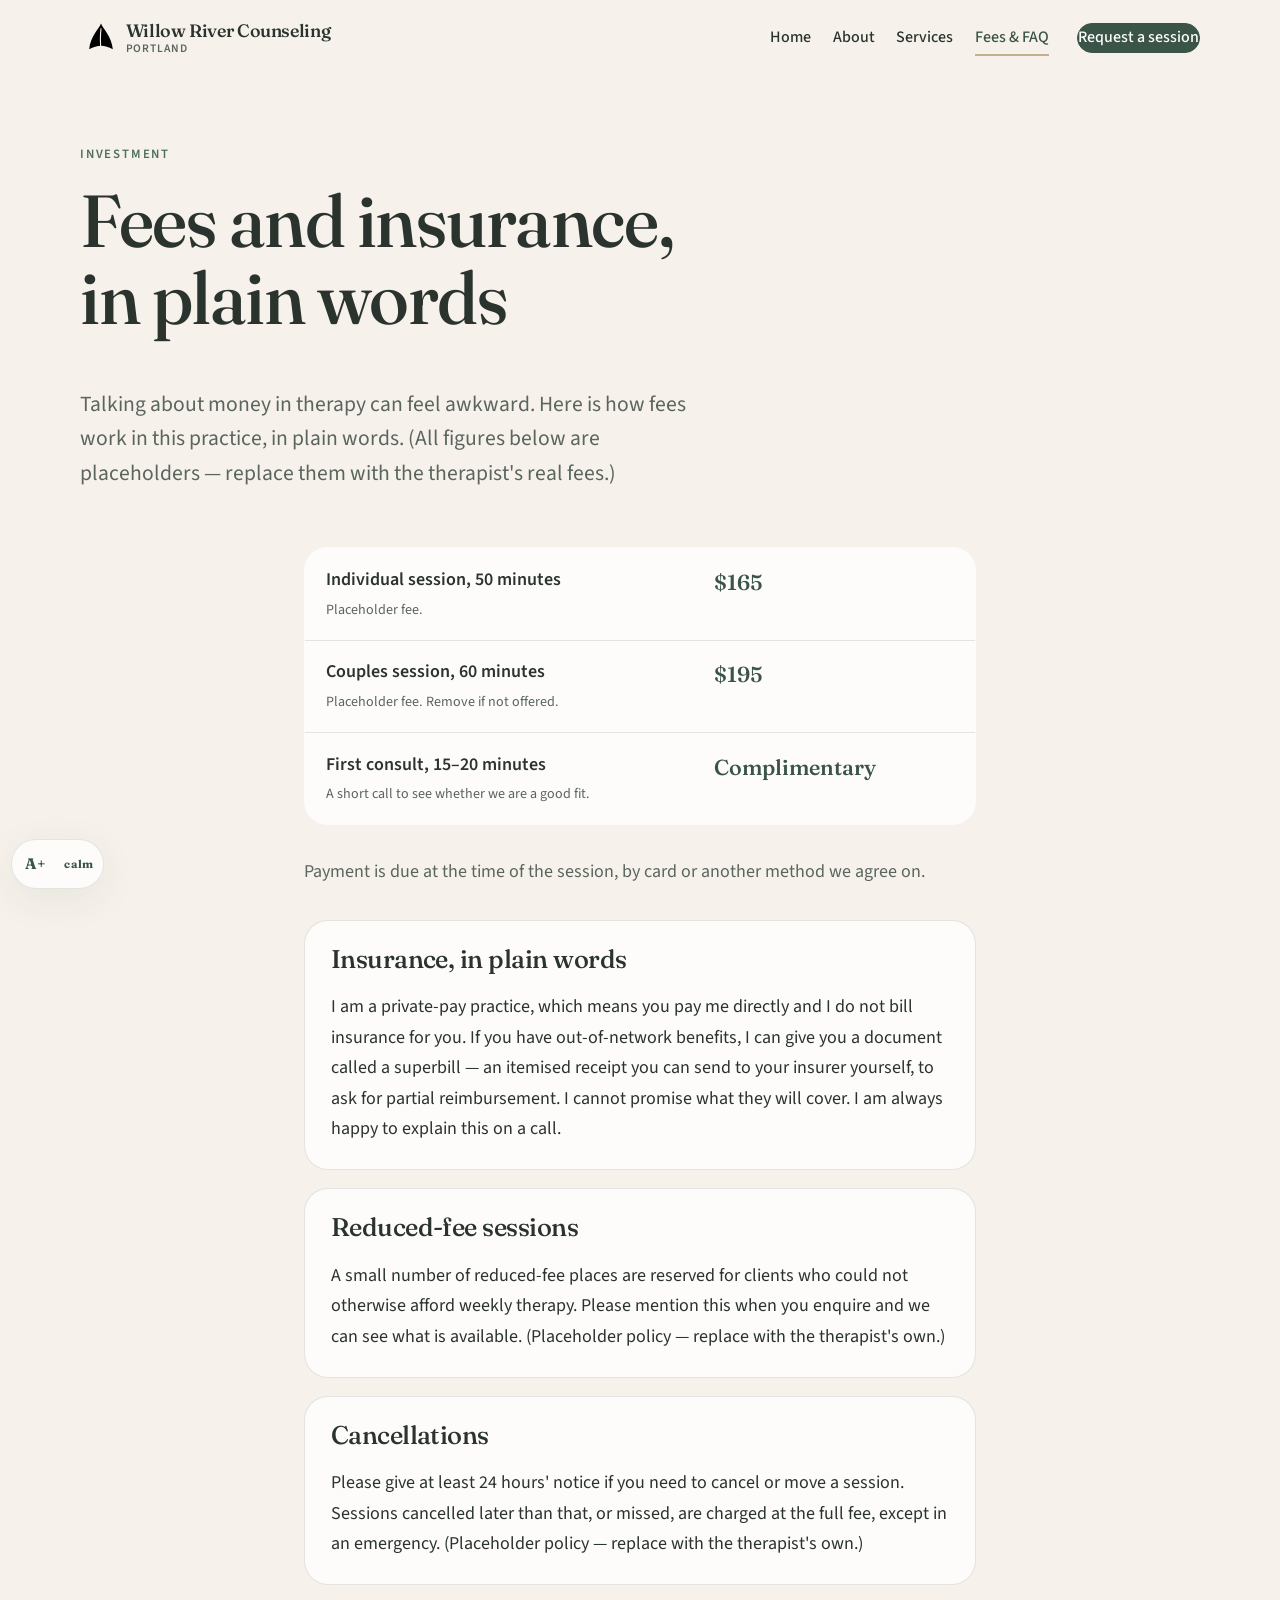
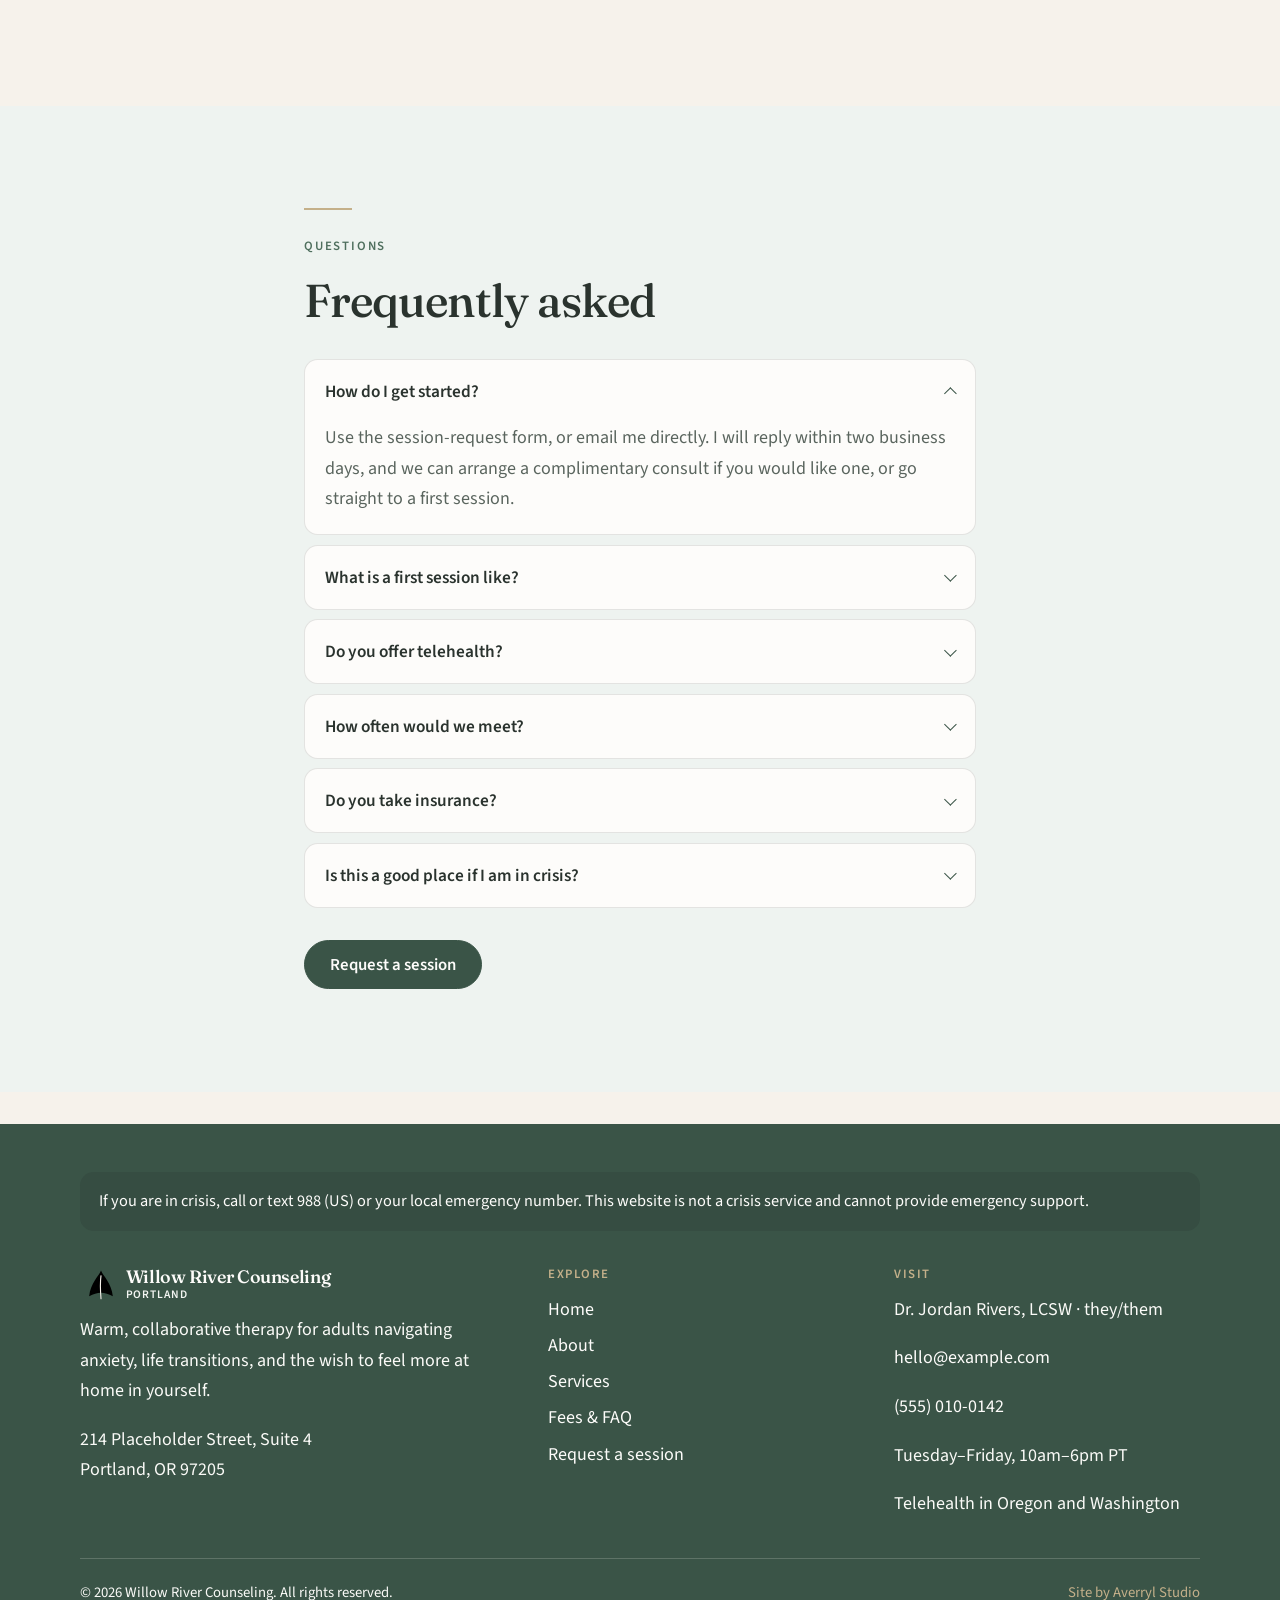
<file: fees.html>
<!DOCTYPE html>
<html lang="en">
<head>
  <meta charset="utf-8">
  <meta name="viewport" content="width=device-width, initial-scale=1">
  <title>Fees & FAQ · Willow River Counseling</title>
  <meta name="description" content="Warm, collaborative therapy for adults navigating anxiety, life transitions, and the wish to feel more at home in yourself. In person in Portland, and by video across Oregon and Washington.">
  <meta name="theme-color" content="#3A5447">
  <meta name="color-scheme" content="light">
  <link rel="canonical" href="https://averrylstudio.github.io/therapist-site-template/fees.html">
  <link rel="icon" href="images/favicon.svg" type="image/svg+xml">
  <link rel="apple-touch-icon" href="images/favicon.svg">
  <link rel="manifest" href="site.webmanifest">
  <meta property="og:type" content="website">
  <meta property="og:title" content="Fees & FAQ · Willow River Counseling">
  <meta property="og:description" content="Warm, collaborative therapy for adults navigating anxiety, life transitions, and the wish to feel more at home in yourself. In person in Portland, and by video across Oregon and Washington.">
  <meta property="og:url" content="https://averrylstudio.github.io/therapist-site-template/fees.html">
  <meta property="og:image" content="https://averrylstudio.github.io/therapist-site-template/images/hero.jpg">
  <meta property="og:locale" content="en_US">
  <meta property="og:site_name" content="Willow River Counseling">
  <meta name="twitter:card" content="summary_large_image">
  <meta name="twitter:title" content="Fees & FAQ · Willow River Counseling">
  <meta name="twitter:description" content="Warm, collaborative therapy for adults navigating anxiety, life transitions, and the wish to feel more at home in yourself. In person in Portland, and by video across Oregon and Washington.">
  <meta name="twitter:image" content="https://averrylstudio.github.io/therapist-site-template/images/hero.jpg">
  <link rel="preload" href="fonts/fraunces-normal-400.woff2" as="font" type="font/woff2" crossorigin>
  <link rel="preload" href="fonts/sourcesans3-normal-400.woff2" as="font" type="font/woff2" crossorigin>
  
  <link rel="stylesheet" href="css/fonts.css">
  <link rel="stylesheet" href="css/styles.css">
  <script type="application/ld+json" id="jsonld">
  {
    "@context": "https://schema.org",
    "@type": "ProfessionalService",
    "name": "Willow River Counseling",
    "description": "Warm, collaborative therapy for adults. In person in Portland, and by telehealth across Oregon and Washington.",
    "url": "https://averrylstudio.github.io/therapist-site-template/",
    "image": "https://averrylstudio.github.io/therapist-site-template/images/hero.jpg",
    "telephone": "(555) 010-0142",
    "email": "hello@example.com",
    "priceRange": "$$",
    "areaServed": [{"@type":"State","name":"Oregon"},{"@type":"State","name":"Washington"}],
    "address": {
      "@type": "PostalAddress",
      "streetAddress": "214 Placeholder Street, Suite 4",
      "addressLocality": "Portland",
      "addressRegion": "Oregon",
      "postalCode": "97205",
      "addressCountry": "US"
    },
    "provider": {
      "@type": "Person",
      "name": "Dr. Jordan Rivers",
      "jobTitle": "Licensed Clinical Social Worker"
    }
  }
  </script>
</head>
<body data-page="fees">
  <a class="skip-link" href="#main">Skip to content</a>
  <noscript><div class="noscript-banner">This site works without JavaScript. To request a session, email <a href="mailto:hello@example.com">hello@example.com</a>. If you are in crisis, call or text 988 (US) or your local emergency number.</div></noscript>
  <header class="site-header" id="site-header">
    <div class="header-inner">
      <a class="brand" href="index.html" aria-label="Willow River Counseling">
        <span class="brand-mark" aria-hidden="true"><img src="images/mark.svg" alt=""></span>
        <span class="brand-text">
          <span class="brand-name">Willow River Counseling</span>
          <span class="brand-sub">Portland</span>
        </span>
      </a>
      <nav class="nav" aria-label="Primary">
        <a href="index.html">Home</a>
        <a href="about.html">About</a>
        <a href="services.html">Services</a>
        <a href="fees.html" aria-current="page">Fees &amp; FAQ</a>
        <a class="btn btn-primary nav-cta" href="contact.html">Request a session</a>
      </nav>
    </div>
  </header>

  <main id="main">
    <div class="wrap page-hero">
      <p class="eyebrow">Investment</p>
      <h1>Fees and insurance, in plain words</h1>
      <p class="lede" id="fees-intro">Talking about money in therapy can feel awkward. Here is how fees work in this practice, in plain words. (All figures below are placeholders — replace them with the therapist's real fees.)</p>
    </div>

    <section class="section" style="padding-top:0">
      <div class="wrap-narrow">
        <table class="fee-table">
          <caption class="visually-hidden">Session fees (placeholder figures)</caption>
          <tbody id="fee-rows"></tbody>
        </table>
        <p class="muted" id="fees-payment"></p>

        <div class="plain-block" style="margin-top:2rem">
          <h2 id="fees-insurance-title" style="font-size:1.6rem">Insurance, in plain words</h2>
          <p id="fees-insurance"></p>
        </div>
        <div class="plain-block">
          <h2 id="fees-sliding-title" style="font-size:1.6rem">Reduced-fee sessions</h2>
          <p id="fees-sliding"></p>
        </div>
        <div class="plain-block">
          <h2 id="fees-cancel-title" style="font-size:1.6rem">Cancellations</h2>
          <p id="fees-cancel"></p>
        </div>
      </div>
    </section>

    <section class="section" style="background: var(--sage-mist);">
      <div class="wrap-narrow">
        <hr class="kicker-rule">
        <p class="eyebrow">Questions</p>
        <h2>Frequently asked</h2>
        <div class="faq" id="faq-list"></div>
        <p style="margin-top:2rem"><a class="btn btn-primary" href="contact.html">Request a session</a></p>
      </div>
    </section>
  </main>
  <footer class="site-footer" id="site-footer">
    <div class="wrap">
      <div class="footer-crisis" role="note">If you are in crisis, call or text 988 (US) or your local emergency number. This website is not a crisis service and cannot provide emergency support.</div>
      <p class="averryl-credit"><a href="https://averryl.com" rel="noopener noreferrer">Site by Averryl Studio</a></p>
    </div>
  </footer>
  <script src="site.config.js"></script>
  <script src="js/app.js"></script>
</body>
</html>
</file>
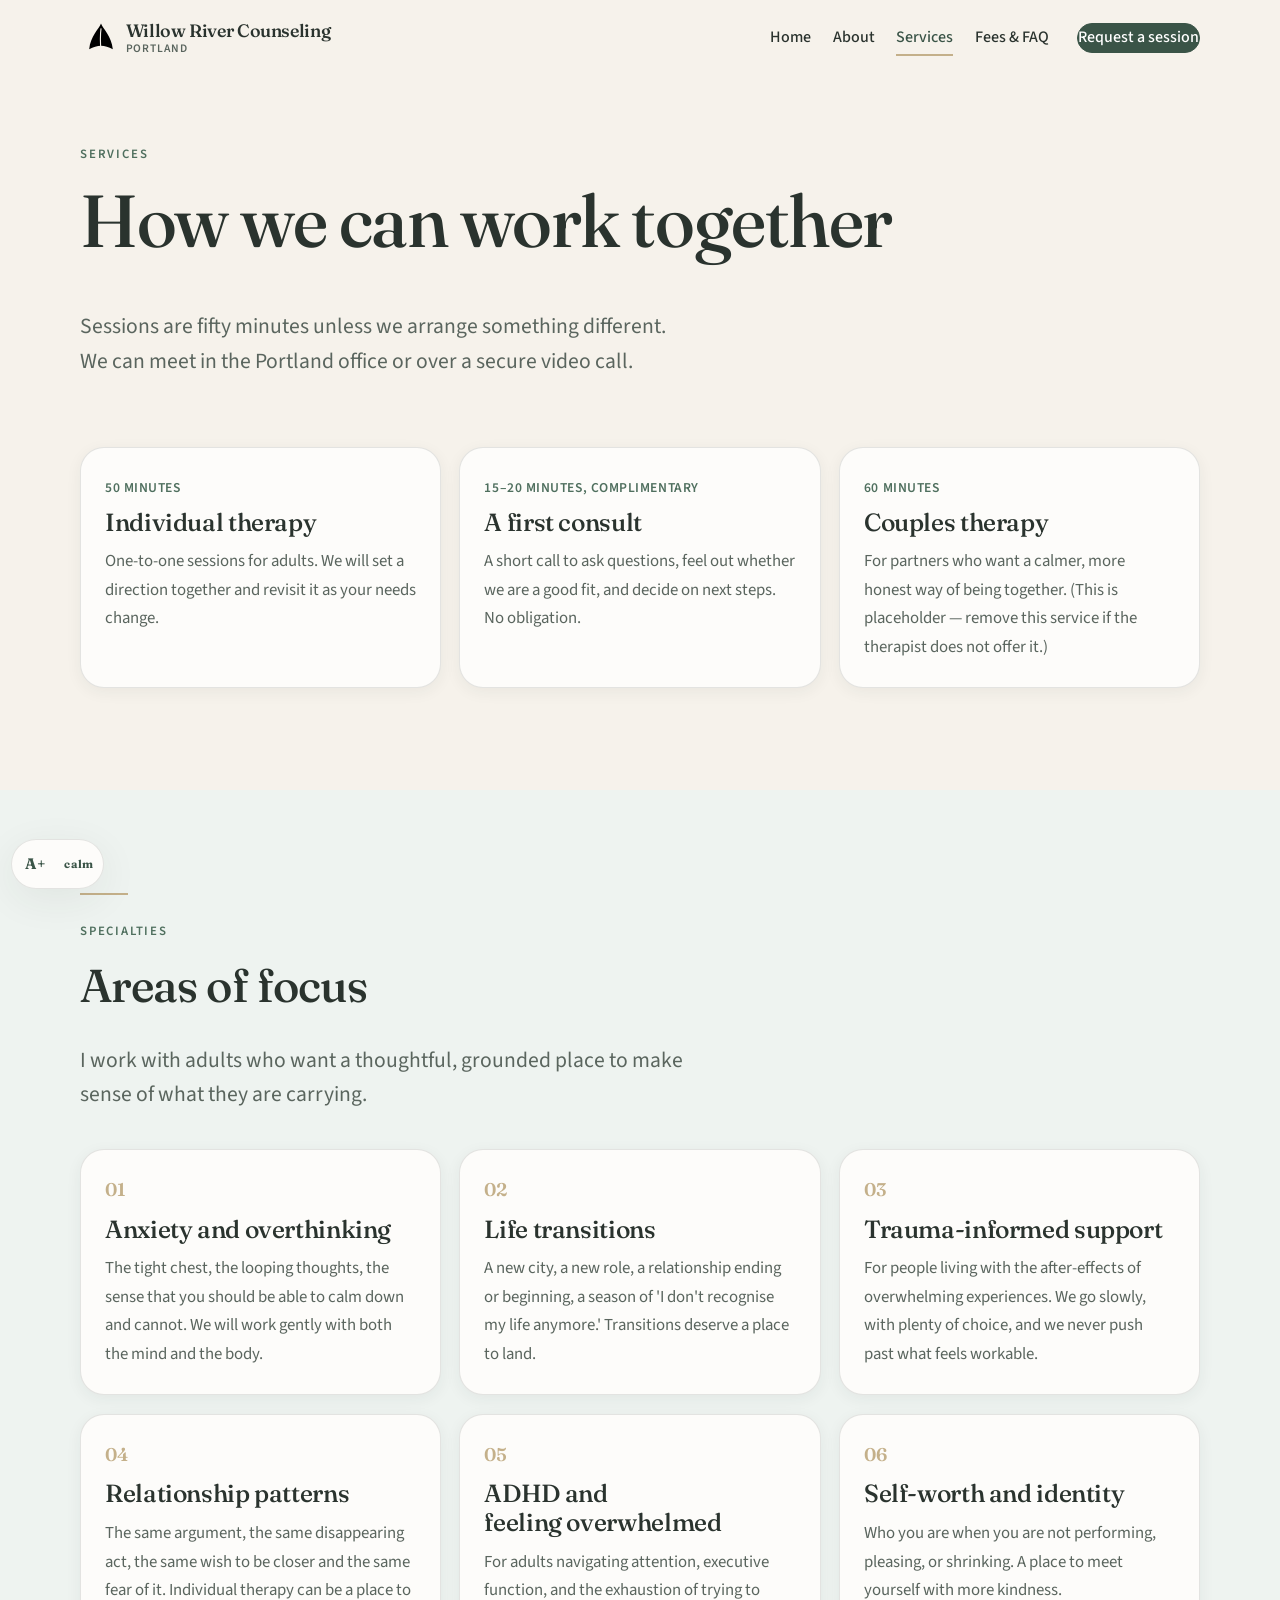
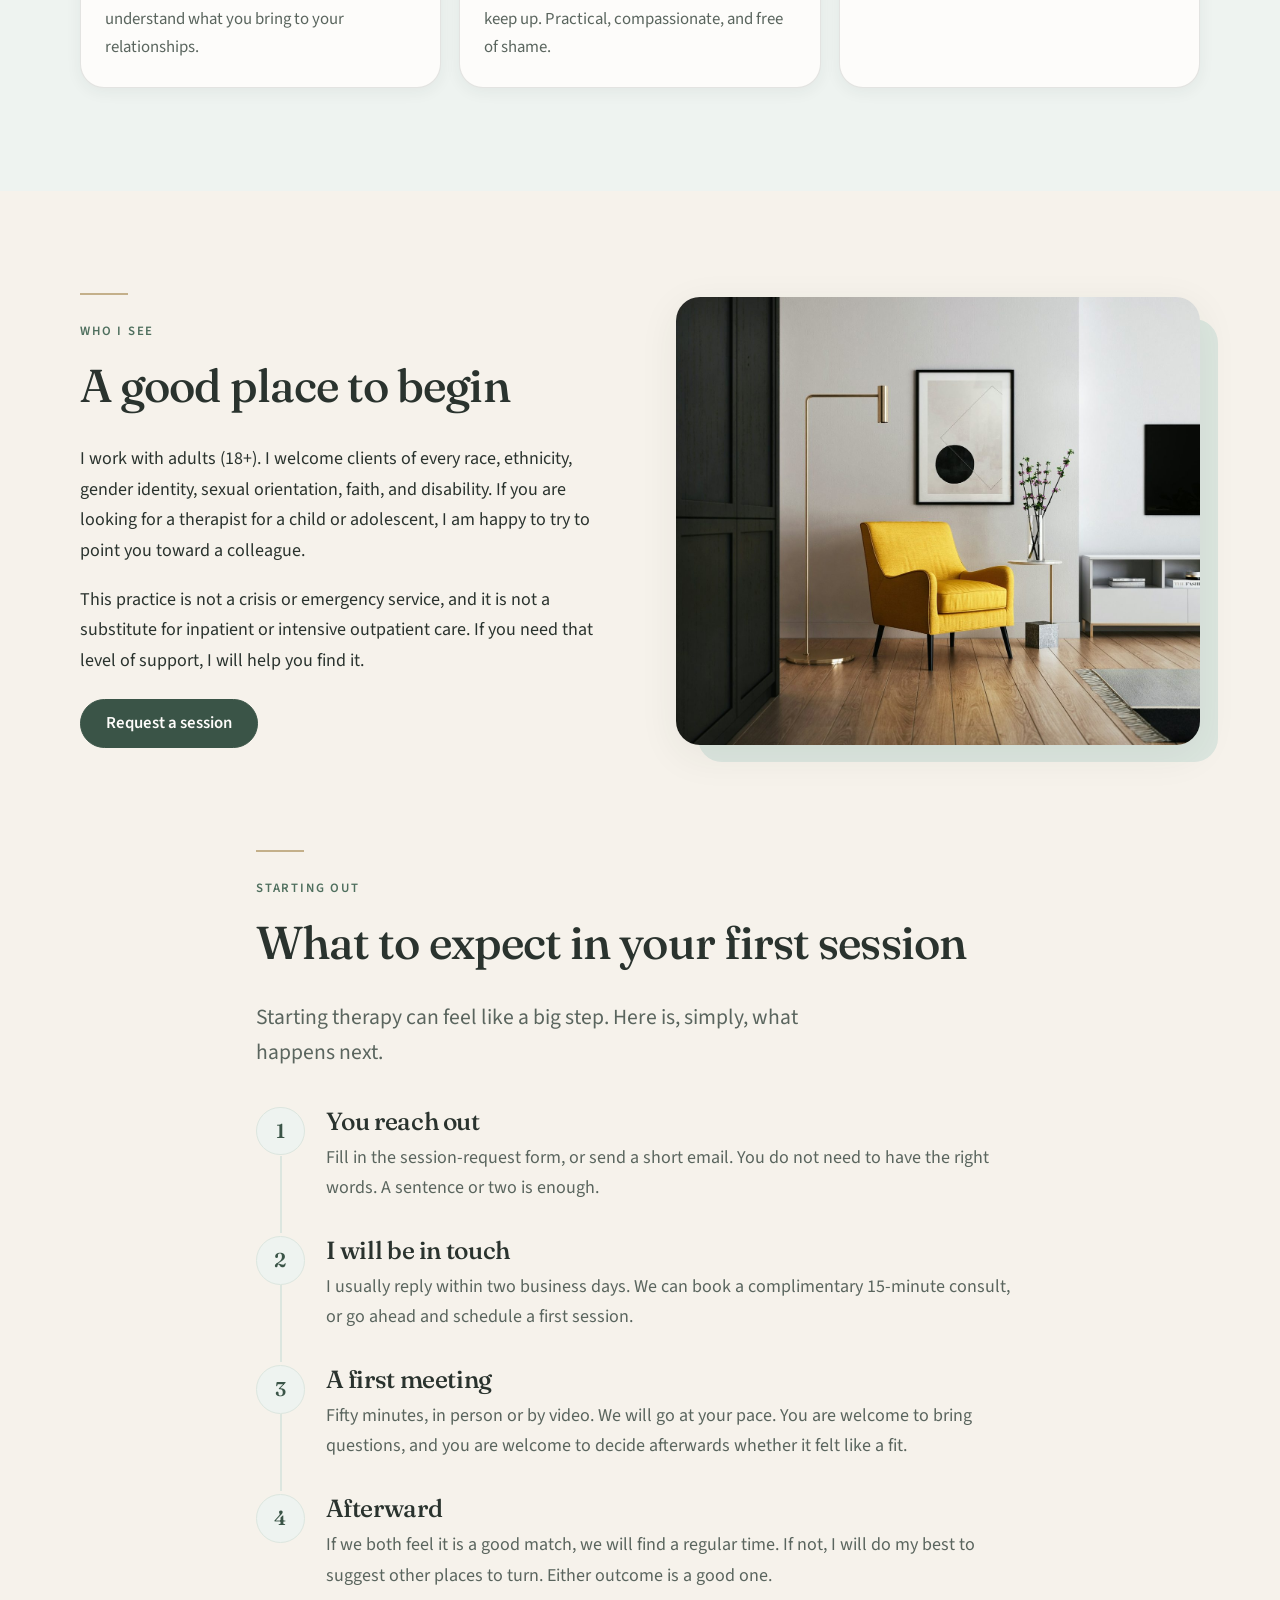
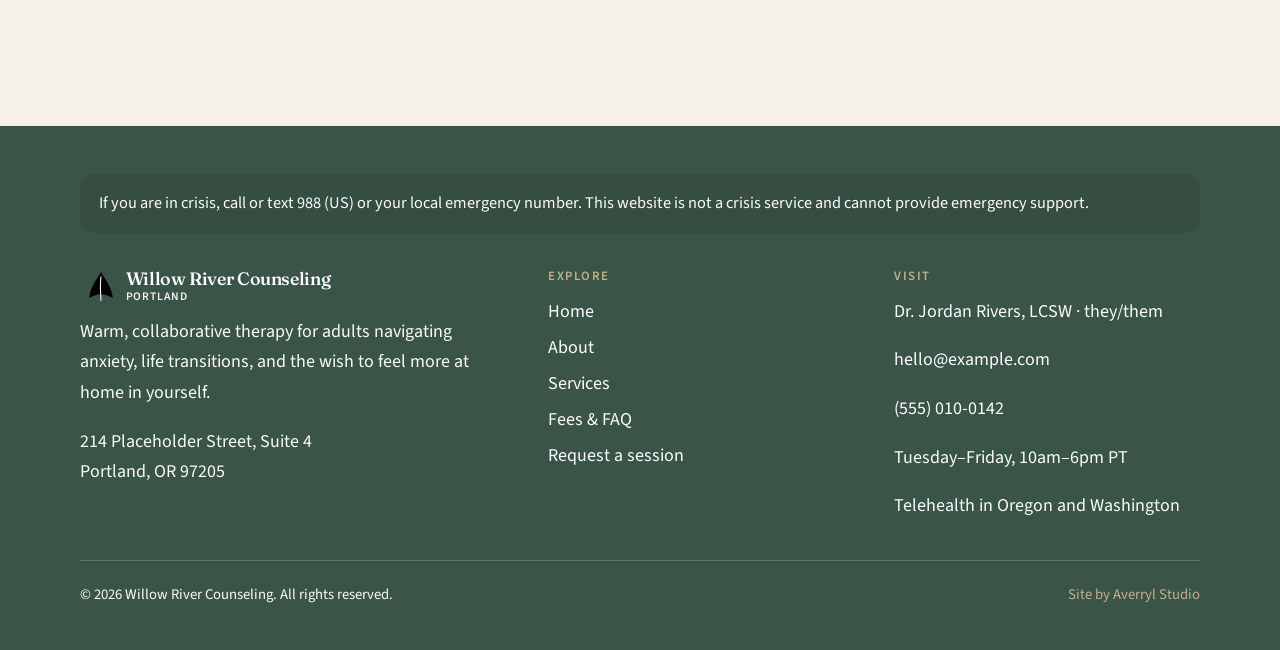
<file: services.html>
<!DOCTYPE html>
<html lang="en">
<head>
  <meta charset="utf-8">
  <meta name="viewport" content="width=device-width, initial-scale=1">
  <title>Services & specialties · Willow River Counseling</title>
  <meta name="description" content="Warm, collaborative therapy for adults navigating anxiety, life transitions, and the wish to feel more at home in yourself. In person in Portland, and by video across Oregon and Washington.">
  <meta name="theme-color" content="#3A5447">
  <meta name="color-scheme" content="light">
  <link rel="canonical" href="https://averrylstudio.github.io/therapist-site-template/services.html">
  <link rel="icon" href="images/favicon.svg" type="image/svg+xml">
  <link rel="apple-touch-icon" href="images/favicon.svg">
  <link rel="manifest" href="site.webmanifest">
  <meta property="og:type" content="website">
  <meta property="og:title" content="Services & specialties · Willow River Counseling">
  <meta property="og:description" content="Warm, collaborative therapy for adults navigating anxiety, life transitions, and the wish to feel more at home in yourself. In person in Portland, and by video across Oregon and Washington.">
  <meta property="og:url" content="https://averrylstudio.github.io/therapist-site-template/services.html">
  <meta property="og:image" content="https://averrylstudio.github.io/therapist-site-template/images/hero.jpg">
  <meta property="og:locale" content="en_US">
  <meta property="og:site_name" content="Willow River Counseling">
  <meta name="twitter:card" content="summary_large_image">
  <meta name="twitter:title" content="Services & specialties · Willow River Counseling">
  <meta name="twitter:description" content="Warm, collaborative therapy for adults navigating anxiety, life transitions, and the wish to feel more at home in yourself. In person in Portland, and by video across Oregon and Washington.">
  <meta name="twitter:image" content="https://averrylstudio.github.io/therapist-site-template/images/hero.jpg">
  <link rel="preload" href="fonts/fraunces-normal-400.woff2" as="font" type="font/woff2" crossorigin>
  <link rel="preload" href="fonts/sourcesans3-normal-400.woff2" as="font" type="font/woff2" crossorigin>
  
  <link rel="stylesheet" href="css/fonts.css">
  <link rel="stylesheet" href="css/styles.css">
  <script type="application/ld+json" id="jsonld">
  {
    "@context": "https://schema.org",
    "@type": "ProfessionalService",
    "name": "Willow River Counseling",
    "description": "Warm, collaborative therapy for adults. In person in Portland, and by telehealth across Oregon and Washington.",
    "url": "https://averrylstudio.github.io/therapist-site-template/",
    "image": "https://averrylstudio.github.io/therapist-site-template/images/hero.jpg",
    "telephone": "(555) 010-0142",
    "email": "hello@example.com",
    "priceRange": "$$",
    "areaServed": [{"@type":"State","name":"Oregon"},{"@type":"State","name":"Washington"}],
    "address": {
      "@type": "PostalAddress",
      "streetAddress": "214 Placeholder Street, Suite 4",
      "addressLocality": "Portland",
      "addressRegion": "Oregon",
      "postalCode": "97205",
      "addressCountry": "US"
    },
    "provider": {
      "@type": "Person",
      "name": "Dr. Jordan Rivers",
      "jobTitle": "Licensed Clinical Social Worker"
    }
  }
  </script>
</head>
<body data-page="services">
  <a class="skip-link" href="#main">Skip to content</a>
  <noscript><div class="noscript-banner">This site works without JavaScript. To request a session, email <a href="mailto:hello@example.com">hello@example.com</a>. If you are in crisis, call or text 988 (US) or your local emergency number.</div></noscript>
  <header class="site-header" id="site-header">
    <div class="header-inner">
      <a class="brand" href="index.html" aria-label="Willow River Counseling">
        <span class="brand-mark" aria-hidden="true"><img src="images/mark.svg" alt=""></span>
        <span class="brand-text">
          <span class="brand-name">Willow River Counseling</span>
          <span class="brand-sub">Portland</span>
        </span>
      </a>
      <nav class="nav" aria-label="Primary">
        <a href="index.html">Home</a>
        <a href="about.html">About</a>
        <a href="services.html" aria-current="page">Services</a>
        <a href="fees.html">Fees &amp; FAQ</a>
        <a class="btn btn-primary nav-cta" href="contact.html">Request a session</a>
      </nav>
    </div>
  </header>

  <main id="main">
    <div class="wrap page-hero">
      <p class="eyebrow">Services</p>
      <h1>How we can work together</h1>
      <p class="lede" data-bind="servicesIntro">Sessions are fifty minutes unless we arrange something different. We can meet in the Portland office or over a secure video call.</p>
    </div>

    <section class="section" style="padding-top:0">
      <div class="wrap">
        <div class="card-grid cols-3" id="service-list"></div>
      </div>
    </section>

    <section class="section" style="background: var(--sage-mist);">
      <div class="wrap">
        <hr class="kicker-rule">
        <p class="eyebrow">Specialties</p>
        <h2>Areas of focus</h2>
        <p class="lede" data-bind="specialtiesIntro">I work with adults who want a thoughtful, grounded place to make sense of what they are carrying.</p>
        <div class="card-grid cols-3" id="specialty-list"></div>
      </div>
    </section>

    <section class="section">
      <div class="wrap split">
        <div>
          <hr class="kicker-rule">
          <p class="eyebrow">Who I see</p>
          <h2>A good place to begin</h2>
          <p data-bind="whoIWorkWith">I work with adults (18+). I welcome clients of every race, ethnicity, gender identity, sexual orientation, faith, and disability. If you are looking for a therapist for a child or adolescent, I am happy to try to point you toward a colleague.</p>
          <p data-bind="whoIDont">This practice is not a crisis or emergency service, and it is not a substitute for inpatient or intensive outpatient care. If you need that level of support, I will help you find it.</p>
          <p style="margin-top:1.4rem"><a class="btn btn-primary" href="contact.html">Request a session</a></p>
        </div>
        <div class="split-media">
          <div class="frame-bg" aria-hidden="true"></div>
          <img data-photo="chair" src="images/chair.jpg" width="1400" height="1235" alt="A mustard armchair in a quiet, modern room — placeholder photo.">
        </div>
      </div>
    </section>

    <section class="section" style="padding-top:0" id="expect">
      <div class="wrap" style="max-width: 48rem;">
        <hr class="kicker-rule">
        <p class="eyebrow">Starting out</p>
        <h2>What to expect in your first session</h2>
        <p class="lede" data-bind="firstSessionIntro">Starting therapy can feel like a big step. Here is, simply, what happens next.</p>
        <ol class="timeline" id="timeline-list"></ol>
      </div>
    </section>
  </main>
  <footer class="site-footer" id="site-footer">
    <div class="wrap">
      <div class="footer-crisis" role="note">If you are in crisis, call or text 988 (US) or your local emergency number. This website is not a crisis service and cannot provide emergency support.</div>
      <p class="averryl-credit"><a href="https://averryl.com" rel="noopener noreferrer">Site by Averryl Studio</a></p>
    </div>
  </footer>
  <script src="site.config.js"></script>
  <script src="js/app.js"></script>
</body>
</html>
</file>
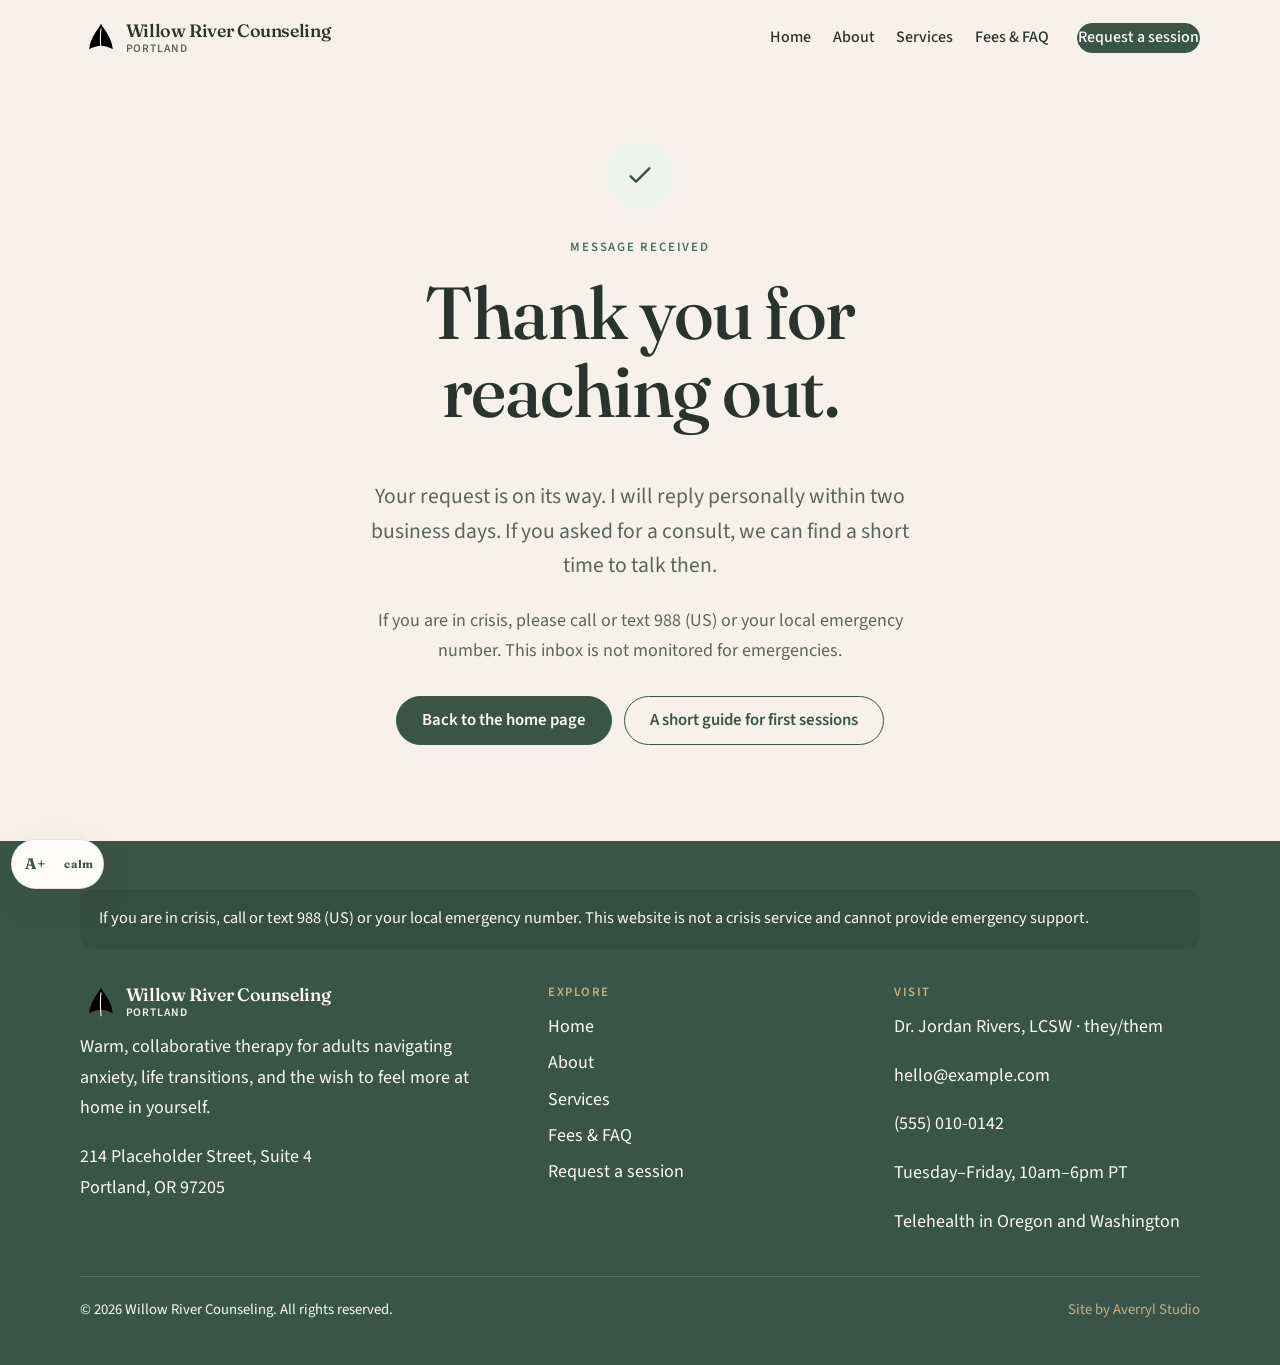
<file: thank-you.html>
<!DOCTYPE html>
<html lang="en">
<head>
  <meta charset="utf-8">
  <meta name="viewport" content="width=device-width, initial-scale=1">
  <title>Thank you · Willow River Counseling</title>
  <meta name="description" content="Your message has been received. Willow River Counseling will be in touch.">
  <meta name="theme-color" content="#3A5447">
  <meta name="color-scheme" content="light">
  <link rel="canonical" href="https://averrylstudio.github.io/therapist-site-template/thank-you.html">
  <link rel="icon" href="images/favicon.svg" type="image/svg+xml">
  <link rel="apple-touch-icon" href="images/favicon.svg">
  <link rel="manifest" href="site.webmanifest">
  <meta property="og:type" content="website">
  <meta property="og:title" content="Thank you · Willow River Counseling">
  <meta property="og:description" content="Your message has been received. Willow River Counseling will be in touch.">
  <meta property="og:url" content="https://averrylstudio.github.io/therapist-site-template/thank-you.html">
  <meta property="og:image" content="https://averrylstudio.github.io/therapist-site-template/images/hero.jpg">
  <meta property="og:locale" content="en_US">
  <meta property="og:site_name" content="Willow River Counseling">
  <meta name="twitter:card" content="summary_large_image">
  <meta name="twitter:title" content="Thank you · Willow River Counseling">
  <meta name="twitter:description" content="Your message has been received. Willow River Counseling will be in touch.">
  <meta name="twitter:image" content="https://averrylstudio.github.io/therapist-site-template/images/hero.jpg">
  <link rel="preload" href="fonts/fraunces-normal-400.woff2" as="font" type="font/woff2" crossorigin>
  <link rel="preload" href="fonts/sourcesans3-normal-400.woff2" as="font" type="font/woff2" crossorigin>
  
  <link rel="stylesheet" href="css/fonts.css">
  <link rel="stylesheet" href="css/styles.css">
  <script type="application/ld+json" id="jsonld">
  {
    "@context": "https://schema.org",
    "@type": "ProfessionalService",
    "name": "Willow River Counseling",
    "description": "Warm, collaborative therapy for adults. In person in Portland, and by telehealth across Oregon and Washington.",
    "url": "https://averrylstudio.github.io/therapist-site-template/",
    "image": "https://averrylstudio.github.io/therapist-site-template/images/hero.jpg",
    "telephone": "(555) 010-0142",
    "email": "hello@example.com",
    "priceRange": "$$",
    "areaServed": [{"@type":"State","name":"Oregon"},{"@type":"State","name":"Washington"}],
    "address": {
      "@type": "PostalAddress",
      "streetAddress": "214 Placeholder Street, Suite 4",
      "addressLocality": "Portland",
      "addressRegion": "Oregon",
      "postalCode": "97205",
      "addressCountry": "US"
    },
    "provider": {
      "@type": "Person",
      "name": "Dr. Jordan Rivers",
      "jobTitle": "Licensed Clinical Social Worker"
    }
  }
  </script>
</head>
<body data-page="thank-you">
  <a class="skip-link" href="#main">Skip to content</a>
  <noscript><div class="noscript-banner">This site works without JavaScript. To request a session, email <a href="mailto:hello@example.com">hello@example.com</a>. If you are in crisis, call or text 988 (US) or your local emergency number.</div></noscript>
  <header class="site-header" id="site-header">
    <div class="header-inner">
      <a class="brand" href="index.html" aria-label="Willow River Counseling">
        <span class="brand-mark" aria-hidden="true"><img src="images/mark.svg" alt=""></span>
        <span class="brand-text">
          <span class="brand-name">Willow River Counseling</span>
          <span class="brand-sub">Portland</span>
        </span>
      </a>
      <nav class="nav" aria-label="Primary">
        <a href="index.html" aria-current="page">Home</a>
        <a href="about.html">About</a>
        <a href="services.html">Services</a>
        <a href="fees.html">Fees &amp; FAQ</a>
        <a class="btn btn-primary nav-cta" href="contact.html">Request a session</a>
      </nav>
    </div>
  </header>

  <main id="main">
    <div class="thanks">
      <div class="thanks-inner">
        <div class="thanks-icon" aria-hidden="true">
          <svg viewBox="0 0 24 24" fill="none" stroke="currentColor" stroke-width="1.8"><path d="M5 13l4 4L19 7" stroke-linecap="round" stroke-linejoin="round"/></svg>
        </div>
        <p class="eyebrow">Message received</p>
        <h1>Thank you for reaching out.</h1>
        <p class="lede" style="margin-inline:auto">Your request is on its way. I will reply personally within two business days. If you asked for a consult, we can find a short time to talk then.</p>
        <p class="muted" style="margin:1.2rem 0 1.8rem">If you are in crisis, please call or text 988 (US) or your local emergency number. This inbox is not monitored for emergencies.</p>
        <div class="cta-actions" style="justify-content:center">
          <a class="btn btn-primary" href="index.html">Back to the home page</a>
          <a class="btn btn-ghost" href="assets/preparing-for-your-first-session.pdf">A short guide for first sessions</a>
        </div>
      </div>
    </div>
  </main>
  <footer class="site-footer" id="site-footer">
    <div class="wrap">
      <div class="footer-crisis" role="note">If you are in crisis, call or text 988 (US) or your local emergency number. This website is not a crisis service and cannot provide emergency support.</div>
      <p class="averryl-credit"><a href="https://averryl.com" rel="noopener noreferrer">Site by Averryl Studio</a></p>
    </div>
  </footer>
  <script src="site.config.js"></script>
  <script src="js/app.js"></script>
</body>
</html>
</file>
<file: css/fonts.css>
/* Self-hosted latin fonts: Fraunces and Source Sans 3 (SIL Open Font License).
   Variable-font files, so a single file covers the weight range. No Google Fonts request is made. */

@font-face {
  font-family: "Fraunces";
  font-style: normal;
  font-weight: 400 700;
  font-display: swap;
  font-optical-sizing: auto;
  src: url("../fonts/fraunces-normal-400.woff2") format("woff2");
  unicode-range: U+0000-00FF, U+0131, U+0152-0153, U+02BB-02BC, U+02C6, U+02DA, U+02DC, U+0304, U+0308, U+0329, U+2000-206F, U+20AC, U+2122, U+2191, U+2193, U+2212, U+2215, U+FEFF, U+FFFD;
}

@font-face {
  font-family: "Fraunces";
  font-style: italic;
  font-weight: 400 500;
  font-display: swap;
  font-optical-sizing: auto;
  src: url("../fonts/fraunces-italic-400.woff2") format("woff2");
  unicode-range: U+0000-00FF, U+0131, U+0152-0153, U+02BB-02BC, U+02C6, U+02DA, U+02DC, U+0304, U+0308, U+0329, U+2000-206F, U+20AC, U+2122, U+2191, U+2193, U+2212, U+2215, U+FEFF, U+FFFD;
}

@font-face {
  font-family: "Source Sans 3";
  font-style: normal;
  font-weight: 400 700;
  font-display: swap;
  src: url("../fonts/sourcesans3-normal-400.woff2") format("woff2");
  unicode-range: U+0000-00FF, U+0131, U+0152-0153, U+02BB-02BC, U+02C6, U+02DA, U+02DC, U+0304, U+0308, U+0329, U+2000-206F, U+20AC, U+2122, U+2191, U+2193, U+2212, U+2215, U+FEFF, U+FFFD;
}

@font-face {
  font-family: "Source Sans 3";
  font-style: italic;
  font-weight: 400 500;
  font-display: swap;
  src: url("../fonts/sourcesans3-italic-400.woff2") format("woff2");
  unicode-range: U+0000-00FF, U+0131, U+0152-0153, U+02BB-02BC, U+02C6, U+02DA, U+02DC, U+0304, U+0308, U+0329, U+2000-206F, U+20AC, U+2122, U+2191, U+2193, U+2212, U+2215, U+FEFF, U+FFFD;
}
</file>
<file: css/styles.css>
/* ============================================================
   Willow River Counseling — therapist site template
   Averryl Studio. Calm, inviting, modern.
   Tokens are overridden at runtime from site.config.js.
   ============================================================ */

/* ---------- Tokens ---------- */
:root {
  --cream: #F6F2EB;
  --cream-dark: #EBE4D8;
  --paper: #FDFCFA;
  --sage: #3A5447;
  --sage-mid: #4F6F5E;
  --sage-soft: #DCE6DF;
  --sage-mist: #EEF3F0;
  --ink: #2A332E;
  --ink-soft: #5A655E;
  --gold: #C4B08A;
  --terracotta: #8B5340;
  --line: rgba(42, 51, 46, 0.12);
  --line-strong: rgba(42, 51, 46, 0.2);
  --shadow: 0 10px 40px rgba(42, 51, 46, 0.07);
  --shadow-sm: 0 4px 16px rgba(42, 51, 46, 0.06);
  --radius: 1.5rem;
  --radius-sm: 0.85rem;
  --radius-pill: 999px;
  --font-serif: "Fraunces", "Iowan Old Style", "Palatino Linotype", Palatino, Georgia, serif;
  --font-sans: "Source Sans 3", "Source Sans Pro", "Segoe UI", system-ui, sans-serif;
  --header-h: 4.75rem;
  --space: 1.25rem;
  --content: 70rem;
  --narrow: 42rem;
  --focus: 0 0 0 3px var(--cream), 0 0 0 5px var(--sage);
  --ease: cubic-bezier(0.22, 1, 0.36, 1);
}

/* ---------- Reset ---------- */
*, *::before, *::after { box-sizing: border-box; }
html {
  font-size: 100%;
  scroll-behavior: smooth;
  -webkit-text-size-adjust: 100%;
}
html.text-lg { font-size: 118.75%; }
html.reduce-motion,
html.reduce-motion * {
  scroll-behavior: auto;
}
html.reduce-motion *,
html.reduce-motion *::before,
html.reduce-motion *::after {
  animation: none !important;
  transition: none !important;
}
@media (prefers-reduced-motion: reduce) {
  html { scroll-behavior: auto; }
  *, *::before, *::after {
    animation-duration: 0.01ms !important;
    animation-iteration-count: 1 !important;
    transition-duration: 0.01ms !important;
    scroll-behavior: auto !important;
  }
}
body {
  margin: 0;
  font-family: var(--font-sans);
  font-size: 1.125rem;
  font-weight: 400;
  line-height: 1.7;
  color: var(--ink);
  background: var(--cream);
  -webkit-font-smoothing: antialiased;
  -moz-osx-font-smoothing: grayscale;
}
img { max-width: 100%; height: auto; display: block; }
button, input, select, textarea { font: inherit; color: inherit; }
button { cursor: pointer; background: none; border: 0; padding: 0; }
a { color: var(--sage); text-decoration-thickness: 1px; text-underline-offset: 0.18em; }
a:hover { color: var(--ink); }
h1, h2, h3, h4 {
  font-family: var(--font-serif);
  font-weight: 500;
  line-height: 1.15;
  letter-spacing: -0.02em;
  color: var(--ink);
  margin: 0 0 0.7em;
  text-wrap: balance;
}
h1 { font-size: clamp(2.6rem, 6.4vw, 4.6rem); font-weight: 500; line-height: 1.05; }
h2 { font-size: clamp(1.9rem, 3.6vw, 3rem); }
h3 { font-size: clamp(1.25rem, 2vw, 1.55rem); letter-spacing: -0.015em; }
p { margin: 0 0 1em; }
p:last-child { margin-bottom: 0; }
ul, ol { margin: 0; padding: 0; }
address { font-style: normal; }
::selection { background: var(--sage-soft); color: var(--ink); }

/* ---------- Accessibility helpers ---------- */
.skip-link {
  position: absolute;
  left: 1rem;
  top: -4rem;
  z-index: 200;
  background: var(--sage);
  color: var(--paper);
  padding: 0.6rem 1rem;
  border-radius: var(--radius-sm);
  text-decoration: none;
  font-weight: 600;
}
.skip-link:focus { top: 1rem; color: var(--paper); outline: none; box-shadow: var(--focus); }
.visually-hidden,
.sr-only {
  position: absolute !important;
  width: 1px; height: 1px;
  padding: 0; margin: -1px;
  overflow: hidden; clip: rect(0,0,0,0);
  white-space: nowrap; border: 0;
}
:focus-visible {
  outline: 2px solid var(--sage);
  outline-offset: 3px;
}
.honeypot {
  position: absolute;
  left: -10000px;
  top: auto;
  width: 1px;
  height: 1px;
  overflow: hidden;
}

/* ---------- Layout ---------- */
.wrap {
  width: min(100% - 2.5rem, var(--content));
  margin-inline: auto;
}
.wrap-narrow { width: min(100% - 2.5rem, var(--narrow)); margin-inline: auto; }
.section { padding: clamp(3.5rem, 8vw, 6.5rem) 0; }
.section-tight { padding: clamp(2.5rem, 5vw, 4rem) 0; }
.eyebrow {
  display: inline-block;
  font-family: var(--font-sans);
  font-size: 0.8rem;
  font-weight: 600;
  letter-spacing: 0.14em;
  text-transform: uppercase;
  color: var(--sage-mid);
  margin: 0 0 1rem;
}
.lede {
  font-size: clamp(1.15rem, 2vw, 1.35rem);
  line-height: 1.6;
  color: var(--ink-soft);
  max-width: 38rem;
}
.muted { color: var(--ink-soft); }
.center { text-align: center; }
.center .lede { margin-inline: auto; }
.kicker-rule {
  width: 3rem;
  height: 2px;
  background: var(--gold);
  border: 0;
  margin: 0 0 1.25rem;
}

/* ---------- Buttons ---------- */
.btn {
  display: inline-flex;
  align-items: center;
  justify-content: center;
  gap: 0.5rem;
  padding: 0.85rem 1.55rem;
  border-radius: var(--radius-pill);
  font-weight: 600;
  font-size: 1.05rem;
  line-height: 1.2;
  text-decoration: none;
  border: 1.5px solid transparent;
  transition: background 0.2s var(--ease), color 0.2s var(--ease), border-color 0.2s var(--ease), transform 0.2s var(--ease), box-shadow 0.2s var(--ease);
}
.btn-primary {
  background: var(--sage);
  color: var(--paper);
  border-color: var(--sage);
}
.btn-primary:hover {
  background: var(--ink);
  border-color: var(--ink);
  color: var(--paper);
  transform: translateY(-1px);
  box-shadow: var(--shadow-sm);
}
.btn-ghost {
  background: transparent;
  color: var(--sage);
  border-color: var(--sage);
}
.btn-ghost:hover {
  background: var(--sage);
  color: var(--paper);
  transform: translateY(-1px);
}
.btn-text {
  background: none;
  border: 0;
  color: var(--sage);
  padding: 0.4rem 0;
  border-radius: 0;
  text-decoration: underline;
  text-underline-offset: 0.2em;
  font-weight: 600;
}
.btn-text:hover { color: var(--ink); }
.hero-actions, .cta-actions { display: flex; flex-wrap: wrap; gap: 0.8rem; }

/* ---------- Comfort controls ---------- */
.comfort {
  position: fixed;
  left: 0.7rem;
  bottom: 0.7rem;
  z-index: 160;
  display: flex;
  gap: 0.3rem;
  background: var(--paper);
  border: 1px solid var(--line);
  border-radius: var(--radius-pill);
  padding: 0.28rem;
  box-shadow: var(--shadow);
}
.comfort button {
  width: 2.4rem;
  height: 2.4rem;
  border-radius: 50%;
  color: var(--sage);
  display: grid;
  place-items: center;
  font-weight: 700;
  font-size: 0.95rem;
  font-family: var(--font-serif);
}
.comfort button[aria-pressed="true"] {
  background: var(--sage);
  color: var(--paper);
}
.comfort button:hover { background: var(--sage-mist); }
.comfort button[aria-pressed="true"]:hover { background: var(--ink); }
.comfort-label { font-size: 0.7rem; letter-spacing: 0.04em; }

/* ---------- Header ---------- */
.site-header {
  position: sticky;
  top: 0;
  z-index: 120;
  background: color-mix(in srgb, var(--cream) 88%, transparent);
  backdrop-filter: blur(14px);
  -webkit-backdrop-filter: blur(14px);
  border-bottom: 1px solid transparent;
  transition: border-color 0.2s ease, box-shadow 0.2s ease;
}
.site-header.is-scrolled {
  border-bottom-color: var(--line);
  box-shadow: 0 4px 20px rgba(42, 51, 46, 0.04);
}
.header-inner {
  width: min(100% - 2.5rem, var(--content));
  margin-inline: auto;
  min-height: var(--header-h);
  display: flex;
  align-items: center;
  justify-content: space-between;
  gap: 1.25rem;
  padding: 0.6rem 0;
}
.brand {
  display: inline-flex;
  align-items: center;
  gap: 0.7rem;
  text-decoration: none;
  color: var(--ink);
  min-width: 0;
}
.brand:hover { color: var(--sage); }
.brand-mark {
  width: 2.15rem;
  height: 2.15rem;
  color: var(--sage);
  flex-shrink: 0;
}
.brand-mark img, .brand-logo {
  display: block;
  height: 2.6rem;
  width: auto;
  max-width: 11rem;
  object-fit: contain;
}
.brand-text { display: flex; flex-direction: column; line-height: 1.1; }
.brand-name {
  font-family: var(--font-serif);
  font-weight: 550;
  font-size: 1.12rem;
  letter-spacing: -0.02em;
}
.brand-sub {
  font-size: 0.72rem;
  letter-spacing: 0.08em;
  text-transform: uppercase;
  color: var(--ink-soft);
  font-weight: 600;
  margin-top: 0.15rem;
}
.nav {
  display: flex;
  align-items: center;
  gap: 0.15rem 1.35rem;
}
.nav a {
  text-decoration: none;
  color: var(--ink);
  font-weight: 500;
  font-size: 1rem;
  padding: 0.25rem 0;
}
.nav a:hover { color: var(--sage); }
.nav a[aria-current="page"]:not(.nav-cta) {
  color: var(--sage);
  box-shadow: inset 0 -2px 0 var(--gold);
}
/* White label on the sage CTA so it stays readable in the header and
   in the mobile hamburger menu (including hover, focus and current page).
   White on --sage (#3A5447) is about 8.3:1, well above WCAG AA. */
.nav a.nav-cta,
.nav a.nav-cta:hover,
.nav a.nav-cta:focus,
.nav a.nav-cta:focus-visible,
.nav a.nav-cta[aria-current="page"] {
  color: #fff;
  text-decoration: none;
}
.nav a.nav-cta:hover,
.nav a.nav-cta:focus-visible {
  background: var(--ink);
  border-color: var(--ink);
  color: #fff;
}
.nav-cta { margin-left: 0.4rem; padding: 0.65rem 1.15rem; font-size: 0.98rem; }
.nav-toggle {
  display: none;
  width: 2.6rem;
  height: 2.6rem;
  border-radius: 50%;
  border: 1px solid var(--line);
  place-items: center;
  color: var(--ink);
  background: var(--paper);
}
.nav-toggle svg { width: 1.3rem; height: 1.3rem; stroke: currentColor; fill: none; stroke-width: 1.8; }

@media (max-width: 860px) {
  .brand-name { font-size: 1.02rem; }
  .nav-toggle { display: grid; }
  .nav {
    display: none;
    position: absolute;
    top: 100%;
    left: 0;
    right: 0;
    background: var(--paper);
    border-bottom: 1px solid var(--line);
    flex-direction: column;
    align-items: stretch;
    padding: 0.75rem 1.25rem 1.25rem;
    gap: 0;
    box-shadow: var(--shadow);
  }
  .nav.is-open { display: flex; }
  .nav a {
    padding: 0.8rem 0.4rem;
    border-bottom: 1px solid var(--line);
    font-size: 1.12rem;
  }
  .nav a[aria-current="page"]:not(.nav-cta) { box-shadow: none; font-weight: 700; }
  .nav .nav-cta,
  .nav .nav-cta:hover,
  .nav .nav-cta:focus,
  .nav .nav-cta:focus-visible,
  .nav .nav-cta[aria-current="page"] {
    color: #fff;
    border: 1.5px solid var(--sage);
    margin: 1rem 0 0.25rem;
    padding: 0.75rem 1.25rem;
    align-self: flex-start;
    text-align: center;
  }
  .nav .nav-cta:hover,
  .nav .nav-cta:focus-visible {
    background: var(--ink);
    border-color: var(--ink);
    color: #fff;
  }
}

/* ---------- Hero ---------- */
.hero {
  display: grid;
  grid-template-columns: 1fr;
  gap: 2.25rem;
  align-items: center;
  padding: clamp(2rem, 5vw, 3.5rem) 0 clamp(3rem, 7vw, 5.5rem);
}
@media (min-width: 900px) {
  .hero {
    grid-template-columns: minmax(0, 1.05fr) minmax(0, 1fr);
    gap: 4rem;
    padding-top: 3.25rem;
    min-height: calc(100vh - var(--header-h) - 4rem);
    min-height: calc(100svh - var(--header-h) - 4rem);
    max-height: none;
  }
}
.hero-copy h1 { margin-bottom: 1rem; }
.hero-copy .lede { margin-bottom: 1.75rem; }
.hero-meta {
  display: flex;
  flex-wrap: wrap;
  align-items: center;
  gap: 0.7rem 1.1rem;
  margin-top: 1.75rem;
  color: var(--ink-soft);
  font-size: 0.98rem;
}
.accepting {
  display: inline-flex;
  align-items: center;
  gap: 0.45rem;
  background: var(--sage-mist);
  color: var(--sage);
  font-weight: 600;
  font-size: 0.88rem;
  padding: 0.32rem 0.75rem 0.32rem 0.55rem;
  border-radius: var(--radius-pill);
}
.accepting::before {
  content: "";
  width: 0.5rem;
  height: 0.5rem;
  border-radius: 50%;
  background: var(--sage-mid);
  box-shadow: 0 0 0 4px color-mix(in srgb, var(--sage-mid) 22%, transparent);
}
.hero-media {
  position: relative;
}
.hero-media img {
  width: 100%;
  height: min(70vw, 36rem);
  object-fit: cover;
  border-radius: 1.75rem;
  box-shadow: var(--shadow);
}
.hero-float {
  position: absolute;
  left: -1.1rem;
  bottom: -1.1rem;
  width: min(42%, 13rem);
  border-radius: 1.25rem;
  overflow: hidden;
  box-shadow: var(--shadow);
  border: 4px solid var(--cream);
}
.hero-float img { height: 11rem; width: 100%; object-fit: cover; border-radius: 0; }
@media (max-width: 899px) {
  .hero-media img { height: min(72vw, 26rem); }
  .hero-float { left: 0.8rem; bottom: -0.9rem; }
}

/* ---------- Badge row ---------- */
.badge-row {
  display: flex;
  flex-wrap: wrap;
  gap: 0.7rem;
  justify-content: center;
  padding: 0 0 3.5rem;
}
.badge {
  display: inline-flex;
  align-items: center;
  gap: 0.5rem;
  background: var(--paper);
  border: 1px solid var(--line);
  border-radius: var(--radius-pill);
  padding: 0.5rem 0.95rem;
  font-size: 0.95rem;
  color: var(--ink);
  font-weight: 500;
}
.badge svg { width: 1.05rem; height: 1.05rem; color: var(--sage-mid); flex-shrink: 0; }

/* ---------- Cards / specialties ---------- */
.card-grid {
  display: grid;
  grid-template-columns: 1fr;
  gap: 1.15rem;
  margin-top: 2.25rem;
}
@media (min-width: 640px) { .card-grid { grid-template-columns: 1fr 1fr; } }
@media (min-width: 1000px) { .card-grid.cols-3 { grid-template-columns: 1fr 1fr 1fr; } }
.card {
  background: var(--paper);
  border: 1px solid var(--line);
  border-radius: var(--radius);
  padding: 1.5rem 1.5rem 1.6rem;
  box-shadow: var(--shadow-sm);
  height: 100%;
}
.card h3 { margin-bottom: 0.45em; }
.card p { color: var(--ink-soft); font-size: 1.05rem; }
.card-num {
  font-family: var(--font-serif);
  font-size: 1.15rem;
  color: var(--gold);
  font-weight: 600;
  display: block;
  margin-bottom: 0.6rem;
}

/* ---------- Split / about preview ---------- */
.split {
  display: grid;
  gap: 2.5rem;
  align-items: center;
}
@media (min-width: 860px) {
  .split { grid-template-columns: 1fr 1fr; gap: 4.5rem; }
  .split.flip { grid-template-columns: 1fr 1fr; }
  .split.flip .split-media { order: 1; }
  .split.flip .split-copy { order: 0; }
}
.split-media { position: relative; }
.split-media img {
  width: 100%;
  height: 28rem;
  object-fit: cover;
  border-radius: var(--radius);
  box-shadow: var(--shadow);
}
.split-media.portrait img {
  height: 34rem;
  object-fit: cover;
  object-position: 50% 18%;
}
.photo-caption {
  font-size: 0.85rem;
  color: var(--ink-soft);
  margin-top: 0.7rem;
  font-style: italic;
}
.frame-bg {
  position: absolute;
  inset: 1.4rem -1.1rem -1.1rem 1.4rem;
  background: var(--sage-soft);
  border-radius: var(--radius);
  z-index: -1;
}

/* ---------- Breathing widget ---------- */
.breathe-panel {
  background: var(--sage);
  color: var(--paper);
  border-radius: calc(var(--radius) + 0.3rem);
  padding: clamp(1.8rem, 4vw, 2.6rem);
  display: grid;
  gap: 1.5rem;
  align-items: center;
}
@media (min-width: 860px) {
  .breathe-panel.is-wide { grid-template-columns: 1fr auto; gap: 3rem; }
}
.breathe-panel h2,
.breathe-panel p { color: var(--paper); }
.breathe-panel h2 { margin-bottom: 0.4em; }
.breathe-panel p { color: color-mix(in srgb, var(--paper) 86%, var(--sage-soft)); }
.breathe-widget {
  display: flex;
  flex-direction: column;
  align-items: center;
  justify-content: center;
  min-width: 14rem;
  gap: 1rem;
}
.breathe-circle-wrap {
  width: 10.5rem;
  height: 10.5rem;
  display: grid;
  place-items: center;
  position: relative;
}
.breathe-halo {
  position: absolute;
  inset: 0;
  border-radius: 50%;
  background: radial-gradient(circle, color-mix(in srgb, var(--gold) 35%, transparent) 0%, transparent 70%);
  opacity: 0.55;
}
.breathe-circle {
  width: 7.2rem;
  height: 7.2rem;
  border-radius: 50%;
  background: radial-gradient(circle at 35% 30%, #fbf7ef, #d5e4d9 42%, #8eaa9a 78%, #c4b08a);
  box-shadow: 0 0 0 12px rgba(253, 252, 250, 0.16), 0 10px 36px rgba(0,0,0,0.18);
  transform: scale(0.72);
  transform-origin: center;
  transition: transform 0.4s linear;
  display: grid;
  place-items: center;
  z-index: 1;
}
.breathe-circle.is-in { transition-duration: 4s; transform: scale(1); }
.breathe-circle.is-hold { transition-duration: 0.3s; transform: scale(1); }
.breathe-circle.is-out { transition-duration: 6s; transform: scale(0.72); }
html.reduce-motion .breathe-circle,
html.reduce-motion .breathe-circle.is-in,
html.reduce-motion .breathe-circle.is-hold,
html.reduce-motion .breathe-circle.is-out {
  transition: none !important;
  transform: scale(0.92);
}
.breathe-phase {
  font-family: var(--font-serif);
  font-size: 1.15rem;
  font-weight: 500;
  color: var(--paper);
  min-height: 1.6em;
  text-align: center;
}
.breathe-controls .btn {
  background: transparent;
  color: var(--paper);
  border-color: color-mix(in srgb, var(--paper) 55%, transparent);
  font-size: 0.95rem;
  padding: 0.55rem 1.15rem;
}
.breathe-controls .btn:hover {
  background: var(--paper);
  color: var(--sage);
  border-color: var(--paper);
}
.breathe-hint { font-size: 0.88rem; color: color-mix(in srgb, var(--paper) 70%, var(--sage-soft)); }

/* ---------- Timeline ---------- */
.timeline {
  list-style: none;
  margin: 2.25rem 0 0;
  padding: 0;
  display: grid;
  gap: 0;
  position: relative;
}
.timeline-item {
  display: grid;
  grid-template-columns: 3.2rem 1fr;
  gap: 1.15rem;
  position: relative;
  padding-bottom: 2rem;
}
.timeline-item:last-child { padding-bottom: 0; }
.timeline-item:not(:last-child)::before {
  content: "";
  position: absolute;
  left: 1.5rem;
  top: 3.1rem;
  bottom: 0.2rem;
  width: 1.5px;
  background: var(--sage-soft);
}
.timeline-num {
  width: 3.05rem;
  height: 3.05rem;
  border-radius: 50%;
  background: var(--sage-mist);
  color: var(--sage);
  font-family: var(--font-serif);
  font-weight: 550;
  font-size: 1.25rem;
  display: grid;
  place-items: center;
  position: relative;
  z-index: 1;
  border: 1px solid var(--sage-soft);
}
.timeline-item h3 { margin-bottom: 0.3em; }
.timeline-item p { color: var(--ink-soft); }

/* ---------- Fit checklist ---------- */
.fit-box {
  background: var(--paper);
  border-radius: calc(var(--radius) + 0.15rem);
  border: 1px solid var(--line);
  padding: clamp(1.5rem, 3.5vw, 2.4rem);
  box-shadow: var(--shadow-sm);
}
.fit-list { list-style: none; display: grid; gap: 0.65rem; margin: 1.4rem 0 1.2rem; }
.fit-item {
  display: grid;
  grid-template-columns: auto 1fr;
  gap: 0.85rem;
  align-items: flex-start;
  padding: 0.9rem 1rem;
  border-radius: var(--radius-sm);
  background: var(--cream);
  border: 1px solid transparent;
  cursor: pointer;
  transition: background 0.15s ease, border-color 0.15s ease;
}
.fit-item:hover { border-color: var(--sage-soft); }
.fit-item:has(input:checked) {
  background: var(--sage-mist);
  border-color: var(--sage-soft);
}
.fit-item input {
  appearance: none;
  -webkit-appearance: none;
  width: 1.25rem;
  height: 1.25rem;
  margin-top: 0.28rem;
  border: 1.5px solid var(--sage-mid);
  border-radius: 0.35rem;
  background: var(--paper);
  display: grid;
  place-items: center;
  flex-shrink: 0;
}
.fit-item input:checked {
  background: var(--sage);
  border-color: var(--sage);
}
.fit-item input:checked::after {
  content: "";
  width: 0.32rem;
  height: 0.58rem;
  border: 2px solid var(--paper);
  border-top: 0;
  border-left: 0;
  transform: rotate(45deg) translate(-1px, -1px);
}
.fit-item input:focus-visible { box-shadow: var(--focus); outline: none; }
.fit-disclaimer {
  font-size: 0.95rem;
  color: var(--ink-soft);
  background: var(--sage-mist);
  border-radius: var(--radius-sm);
  padding: 0.9rem 1.1rem;
  margin-top: 0.4rem;
}
.fit-result {
  margin-top: 1.25rem;
  padding: 1.15rem 1.25rem 1.3rem;
  border-radius: var(--radius-sm);
  background: var(--cream);
  border-left: 3px solid var(--gold);
}
.fit-result p { margin-bottom: 0.9rem; }
.fit-result[hidden] { display: none; }

/* ---------- Testimonials (placeholders) ---------- */
.quote-grid {
  display: grid;
  gap: 1.15rem;
  margin-top: 1.75rem;
}
@media (min-width: 720px) { .quote-grid { grid-template-columns: 1fr 1fr; } }
blockquote.quote {
  margin: 0;
  background: var(--paper);
  border-radius: var(--radius);
  padding: 1.6rem 1.6rem 1.4rem;
  border: 1px solid var(--line);
}
blockquote.quote p {
  font-family: var(--font-serif);
  font-size: 1.35rem;
  font-style: italic;
  font-weight: 400;
  line-height: 1.45;
  color: var(--ink-soft);
}
blockquote.quote footer {
  margin-top: 1rem;
  font-size: 0.9rem;
  color: var(--ink-soft);
  font-style: italic;
}

/* ---------- Resource ---------- */
.resource-card {
  display: grid;
  gap: 1.75rem;
  align-items: center;
  background: var(--sage-mist);
  border-radius: calc(var(--radius) + 0.2rem);
  padding: clamp(1.5rem, 4vw, 2.6rem);
  overflow: hidden;
}
@media (min-width: 760px) {
  .resource-card { grid-template-columns: 1fr 11rem; }
}
.resource-card img {
  width: 100%;
  height: 11rem;
  object-fit: cover;
  border-radius: var(--radius-sm);
}

/* ---------- Closing CTA ---------- */
.closing {
  text-align: center;
  padding: clamp(2.4rem, 5vw, 4rem) 0;
}
.closing h2 { margin-bottom: 0.45em; }
.closing .lede { margin-inline: auto; margin-bottom: 1.75rem; }
.closing-bg {
  background:
    linear-gradient(180deg, color-mix(in srgb, var(--cream) 55%, transparent), var(--cream) 70%),
    var(--sage-mist);
  border-radius: calc(var(--radius) + 0.5rem);
  overflow: hidden;
}

/* ---------- Fees ---------- */
.fee-table {
  width: 100%;
  border-collapse: collapse;
  margin: 1.5rem 0 2rem;
  background: var(--paper);
  border-radius: var(--radius);
  overflow: hidden;
  border: 1px solid var(--line);
}
.fee-table th, .fee-table td {
  text-align: left;
  padding: 1.05rem 1.3rem;
  border-bottom: 1px solid var(--line);
  vertical-align: top;
}
.fee-table tr:last-child th,
.fee-table tr:last-child td { border-bottom: 0; }
.fee-table th { font-weight: 600; width: 58%; }
.fee-price {
  font-family: var(--font-serif);
  font-size: 1.35rem;
  font-weight: 550;
  color: var(--sage);
  white-space: nowrap;
}
.fee-note { display: block; font-size: 0.88rem; color: var(--ink-soft); font-weight: 400; margin-top: 0.2rem; }
.plain-block {
  background: var(--paper);
  border-radius: var(--radius);
  padding: 1.5rem 1.6rem;
  border: 1px solid var(--line);
  margin-bottom: 1.15rem;
}
.plain-block h3 { margin-bottom: 0.4em; }

/* ---------- FAQ ---------- */
.faq { margin-top: 1.5rem; display: grid; gap: 0.6rem; }
.faq-item {
  background: var(--paper);
  border: 1px solid var(--line);
  border-radius: var(--radius-sm);
  overflow: hidden;
}
.faq-item summary {
  list-style: none;
  cursor: pointer;
  padding: 1.05rem 3rem 1.05rem 1.25rem;
  font-weight: 600;
  position: relative;
  font-size: 1.08rem;
}
.faq-item summary::-webkit-details-marker { display: none; }
.faq-item summary::after {
  content: "";
  position: absolute;
  right: 1.25rem;
  top: 50%;
  width: 0.55rem;
  height: 0.55rem;
  border-right: 1.8px solid var(--sage);
  border-bottom: 1.8px solid var(--sage);
  transform: translateY(-70%) rotate(45deg);
  transition: transform 0.2s var(--ease);
}
.faq-item[open] summary::after { transform: translateY(-30%) rotate(225deg); }
.faq-item .faq-a {
  padding: 0 1.25rem 1.2rem;
  color: var(--ink-soft);
  max-width: 42rem;
}

/* ---------- Forms ---------- */
.form-layout {
  display: grid;
  gap: 2.5rem;
}
@media (min-width: 900px) {
  .form-layout { grid-template-columns: 1.3fr 0.85fr; align-items: start; }
}
.form-card {
  background: var(--paper);
  border: 1px solid var(--line);
  border-radius: calc(var(--radius) + 0.1rem);
  padding: clamp(1.4rem, 3vw, 2.1rem);
  box-shadow: var(--shadow-sm);
}
.form-grid { display: grid; gap: 1.05rem; }
@media (min-width: 560px) {
  .form-row-2 { grid-template-columns: 1fr 1fr; }
}
label.field, fieldset.field {
  display: flex;
  flex-direction: column;
  gap: 0.35rem;
  border: 0;
  padding: 0;
  margin: 0;
  min-width: 0;
}
label.field > span,
fieldset.field > legend {
  font-weight: 600;
  font-size: 0.95rem;
  padding: 0;
}
.optional { font-weight: 400; color: var(--ink-soft); font-size: 0.88rem; }
.field-hint { font-size: 0.88rem; color: var(--ink-soft); margin: 0; }
input[type="text"],
input[type="email"],
input[type="tel"],
select,
textarea {
  width: 100%;
  border: 1.5px solid var(--line-strong);
  background: var(--cream);
  border-radius: var(--radius-sm);
  padding: 0.7rem 0.9rem;
  transition: border-color 0.15s ease, box-shadow 0.15s ease, background 0.15s ease;
}
input:hover, select:hover, textarea:hover { border-color: var(--sage-mid); }
input:focus, select:focus, textarea:focus {
  outline: none;
  border-color: var(--sage);
  background: var(--paper);
  box-shadow: 0 0 0 3px var(--sage-soft);
}
textarea { min-height: 8rem; resize: vertical; }
.choice-row { display: flex; flex-wrap: wrap; gap: 0.5rem 1.1rem; padding-top: 0.2rem; }
.choice {
  display: inline-flex;
  align-items: center;
  gap: 0.45rem;
  font-weight: 450;
  cursor: pointer;
}
.consent {
  display: grid;
  grid-template-columns: auto 1fr;
  gap: 0.7rem;
  align-items: start;
  font-size: 0.98rem;
  margin: 0.3rem 0 0.6rem;
}
.consent input { margin-top: 0.35rem; accent-color: var(--sage); width: 1.1rem; height: 1.1rem; }
.emergency-note {
  background: #f7efe9;
  border-left: 3px solid var(--terracotta);
  border-radius: 0 var(--radius-sm) var(--radius-sm) 0;
  padding: 0.85rem 1rem;
  color: var(--ink);
  font-size: 0.98rem;
  margin-bottom: 1.25rem;
}
.aside-card {
  background: var(--sage-mist);
  border-radius: var(--radius);
  padding: 1.5rem 1.55rem;
}
.aside-card h2 { font-size: 1.5rem; }
.aside-card dl { margin: 1rem 0 0; }
.aside-card dt { font-weight: 600; font-size: 0.82rem; letter-spacing: 0.08em; text-transform: uppercase; color: var(--sage-mid); margin-top: 1rem; }
.aside-card dd { margin: 0.2rem 0 0; }
.aside-card a { color: var(--ink); }

/* ---------- Thank-you ---------- */
.thanks {
  min-height: 60vh;
  display: grid;
  place-items: center;
  text-align: center;
  padding: 4rem 0;
}
.thanks-inner { width: min(100% - 2.5rem, 36rem); }
.thanks-icon {
  width: 4.2rem;
  height: 4.2rem;
  margin: 0 auto 1.4rem;
  border-radius: 50%;
  background: var(--sage-mist);
  color: var(--sage);
  display: grid;
  place-items: center;
}
.thanks-icon svg { width: 2rem; height: 2rem; }

/* ---------- Footer ---------- */
.site-footer {
  background: var(--sage);
  color: color-mix(in srgb, var(--paper) 90%, var(--sage-soft));
  padding: 3rem 0 1.75rem;
  margin-top: 2rem;
}
.site-footer a { color: var(--paper); }
.site-footer a:hover { color: var(--gold); }
.footer-crisis {
  background: color-mix(in srgb, var(--ink) 22%, var(--sage));
  border-radius: var(--radius-sm);
  padding: 1rem 1.2rem;
  margin-bottom: 2.25rem;
  color: var(--paper);
  font-size: 1.02rem;
}
.footer-grid {
  display: grid;
  gap: 2rem;
  grid-template-columns: 1fr;
}
@media (min-width: 720px) {
  .footer-grid { grid-template-columns: 1.4fr 1fr 1fr; gap: 2.5rem; }
}
.footer-brand { display: flex; align-items: center; gap: 0.7rem; text-decoration: none; color: var(--paper); margin-bottom: 0.8rem; }
.footer-brand .brand-name { color: var(--paper); }
.footer-brand .brand-sub { color: color-mix(in srgb, var(--paper) 70%, var(--sage-soft)); }
.footer-brand .brand-mark { color: var(--gold); }
.footer-col h3 {
  font-family: var(--font-sans);
  font-size: 0.8rem;
  letter-spacing: 0.12em;
  text-transform: uppercase;
  color: var(--gold);
  font-weight: 600;
  margin-bottom: 0.8rem;
}
.footer-col ul { list-style: none; }
.footer-col li { margin-bottom: 0.35rem; }
.footer-col a { text-decoration: none; }
.footer-col a:hover { text-decoration: underline; }
.footer-bottom {
  display: flex;
  flex-wrap: wrap;
  justify-content: space-between;
  gap: 0.6rem 1.5rem;
  margin-top: 2.4rem;
  padding-top: 1.3rem;
  border-top: 1px solid color-mix(in srgb, var(--paper) 18%, transparent);
  font-size: 0.92rem;
}
.averryl-credit { font-size: 0.92rem; }
.averryl-credit a { color: var(--gold); text-decoration: none; }
.averryl-credit a:hover { text-decoration: underline; }

/* ---------- Page header ---------- */
.page-hero {
  padding: clamp(2.4rem, 5vw, 3.8rem) 0 2rem;
}
.page-hero h1 { max-width: 18ch; }
.page-hero .lede { margin-top: 0.4rem; }

/* ---------- Values list ---------- */
.value-list { display: grid; gap: 1.1rem; margin-top: 1.8rem; }
@media (min-width: 700px) { .value-list { grid-template-columns: 1fr 1fr; } }
.value-item {
  padding: 1.3rem 1.35rem 1.4rem;
  background: var(--paper);
  border-radius: var(--radius);
  border-top: 3px solid var(--gold);
}

/* ---------- Training ---------- */
.training { list-style: none; margin-top: 1.2rem; }
.training li {
  padding: 0.85rem 0 0.85rem 1.3rem;
  border-bottom: 1px solid var(--line);
  position: relative;
}
.training li::before {
  content: "";
  position: absolute;
  left: 0;
  top: 1.25rem;
  width: 0.5rem;
  height: 0.5rem;
  border-radius: 50%;
  background: var(--gold);
}
.placeholder-flag {
  display: inline-block;
  font-size: 0.72rem;
  font-weight: 700;
  letter-spacing: 0.08em;
  text-transform: uppercase;
  background: var(--cream-dark);
  color: var(--terracotta);
  padding: 0.15rem 0.45rem;
  border-radius: 0.3rem;
  vertical-align: middle;
  margin-left: 0.3rem;
}

/* ---------- Nature band ---------- */
.nature-band {
  position: relative;
  min-height: 16rem;
  border-radius: calc(var(--radius) + 0.3rem);
  overflow: hidden;
  margin: 0 auto;
  width: min(100% - 2.5rem, var(--content));
}
.nature-band img {
  width: 100%;
  height: 18rem;
  object-fit: cover;
}
.nature-band figcaption {
  position: absolute;
  left: 1.2rem;
  bottom: 1rem;
  color: var(--paper);
  font-size: 0.85rem;
  text-shadow: 0 1px 8px rgba(0,0,0,0.45);
}

/* ---------- Misc ---------- */
.noscript-banner {
  background: var(--cream-dark);
  padding: 0.7rem 1rem;
  text-align: center;
  font-size: 0.95rem;
}
.service-duration {
  display: inline-block;
  font-size: 0.85rem;
  font-weight: 600;
  letter-spacing: 0.04em;
  text-transform: uppercase;
  color: var(--sage-mid);
  margin-bottom: 0.5rem;
}
.is-hidden { display: none !important; }

/* Larger text tweaks */
html.text-lg .hero-media img { object-fit: cover; }
html.text-lg .btn { padding: 0.95rem 1.6rem; }

/* Print */
@media print {
  .comfort, .nav-toggle, .breathe-panel, .site-header { display: none !important; }
  body { background: #fff; color: #000; }
  a { color: #000; }
  .site-footer { background: #fff; color: #000; }
}

/* Small screens */
@media (max-width: 540px) {
  .wrap, .wrap-narrow { width: min(100% - 1.6rem, var(--content)); }
  .header-inner { width: min(100% - 1.6rem, var(--content)); }
  .nature-band { width: min(100% - 1.6rem, var(--content)); }
  .hero-float { display: none; }
  .fee-table th, .fee-table td { display: block; width: 100%; padding: 0.55rem 1.1rem; }
  .fee-table tr { border-bottom: 1px solid var(--line); padding: 0.5rem 0; }
  .fee-table td { padding-bottom: 0.9rem; }
}
</file>
